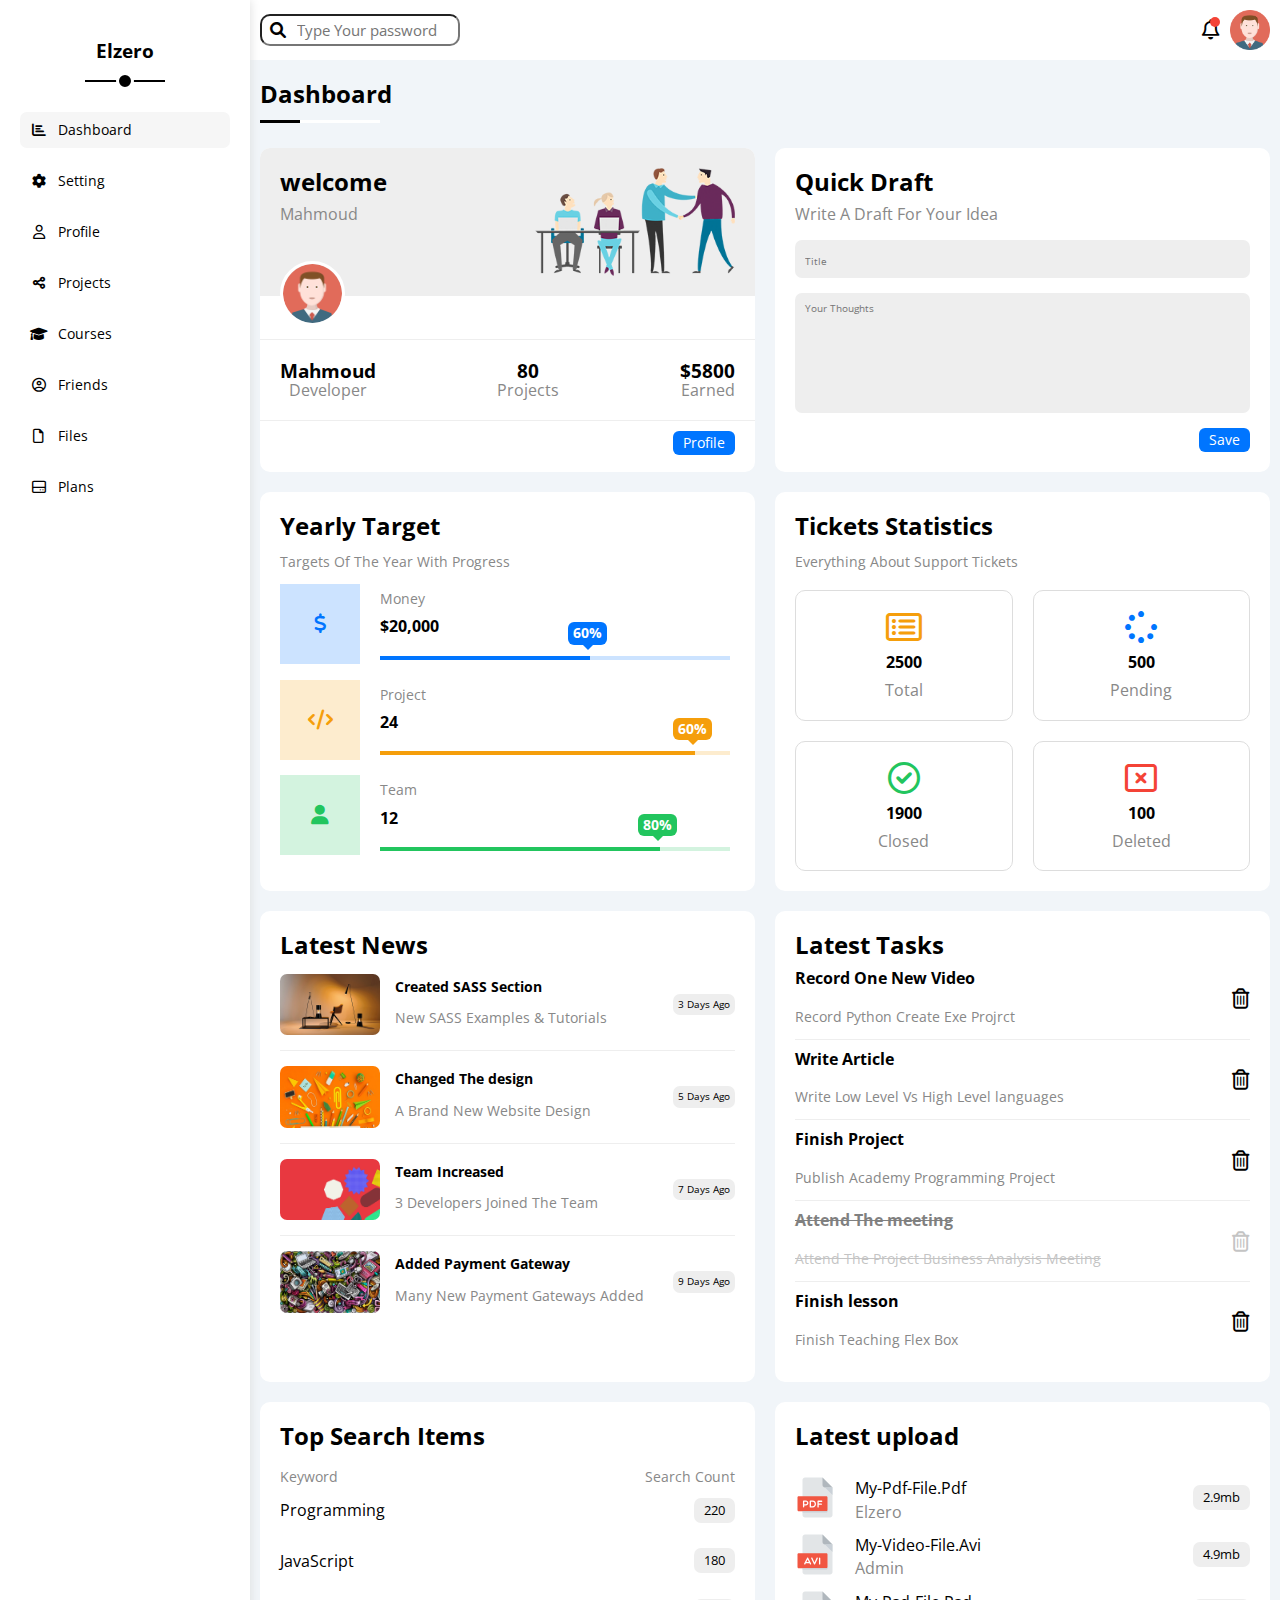
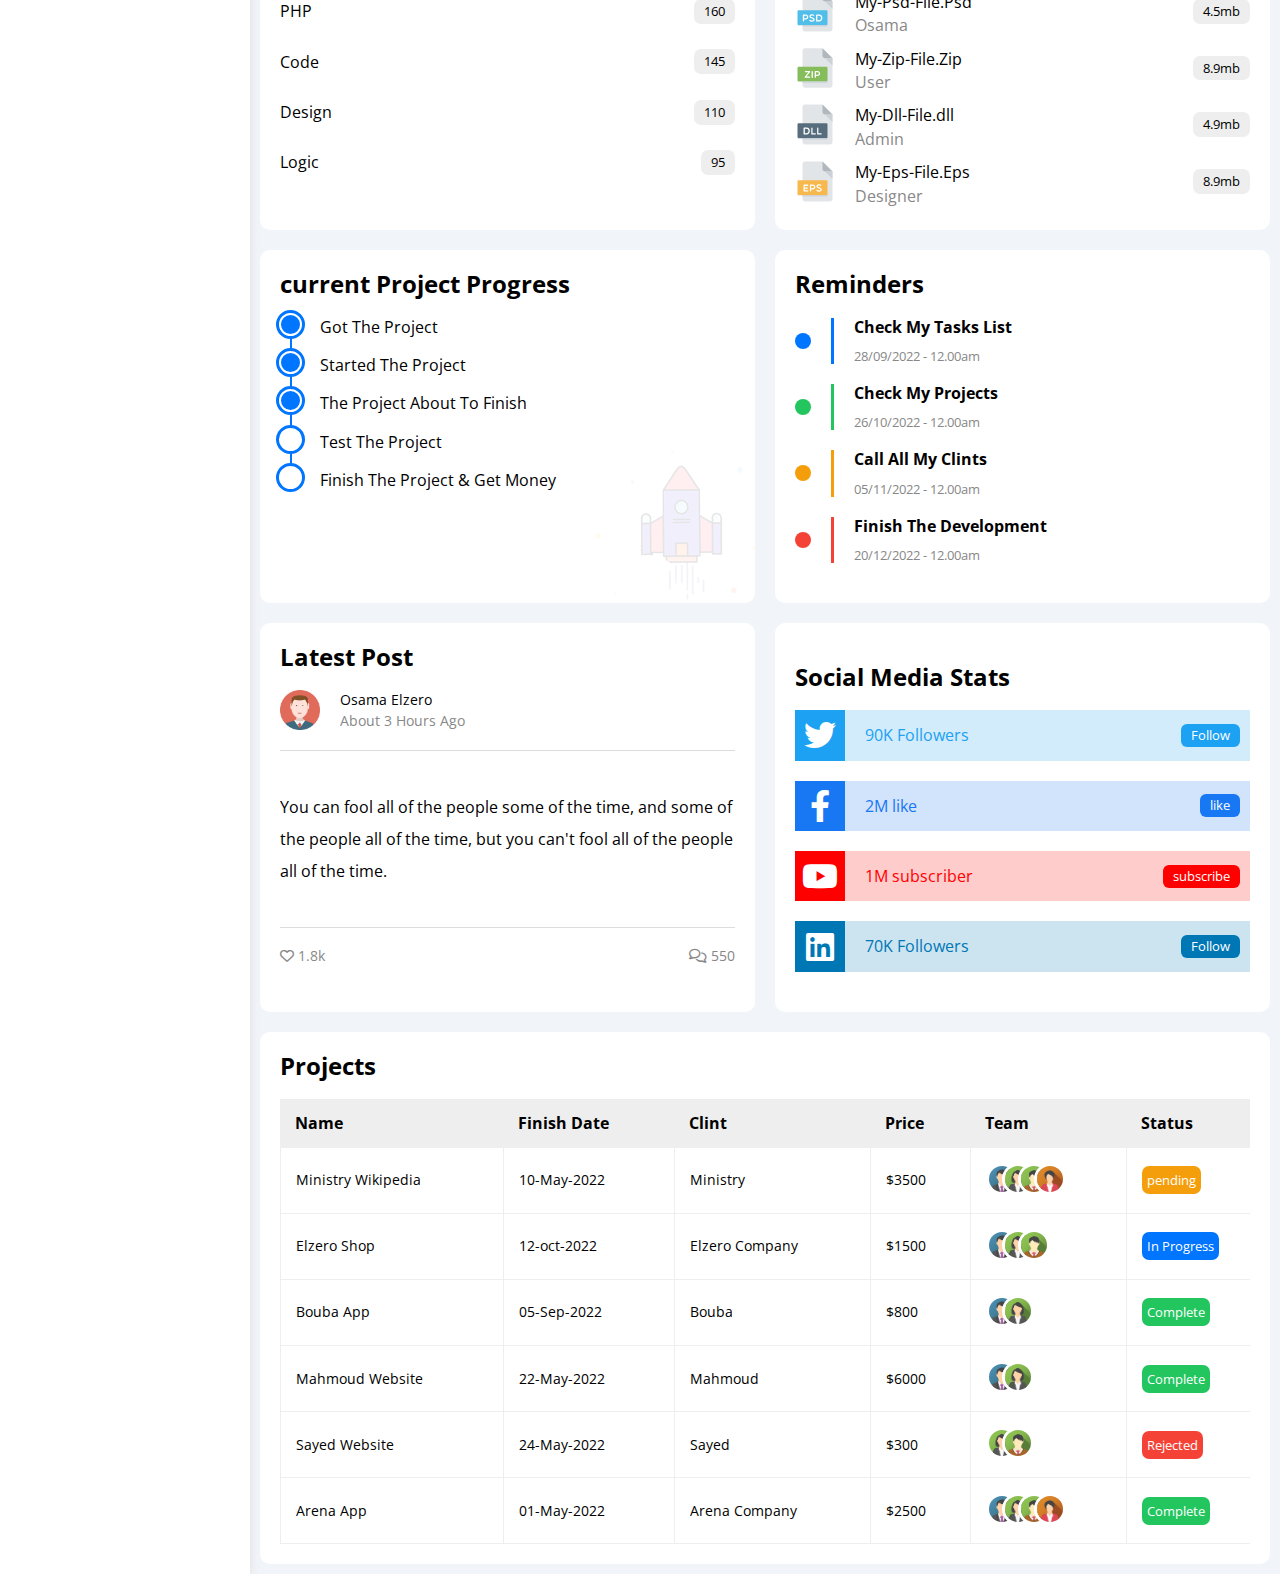
<file: index.html>
<!DOCTYPE html>
<html lang="en">
<head>
    <meta charset="UTF-8">
    <meta http-equiv="X-UA-Compatible" content="IE=edge">
    <meta name="viewport" content="width=device-width, initial-scale=1.0">
    <title>Dashboard</title>

    <!-- Normalize file -->
    <link rel="stylesheet" href="css/normalize.css">

    <!-- icon  -->
    <link rel="stylesheet" href="css/all.min.css">

    <!-- google fonts  -->
    <link rel="preconnect" href="https://fonts.googleapis.com">
    <link rel="preconnect" href="https://fonts.gstatic.com" crossorigin>
    <link href="https://fonts.googleapis.com/css2?family=Open+Sans:wght@300;400;500;600;700&display=swap" rel="stylesheet">
    
    <!-- framework file  -->
    <link rel="stylesheet" href="css/framework.css">

    <!-- css file  -->
    <link rel="stylesheet" href="css/Templete 4.css">

</head>
<body>
    <div class="page d-flex">
        <div class="sidebar txt-c bg-white box-shad p-rel p-20 ">
            <h3 class="p-rel">Elzero</h3>
            <ul>
                <li>
                    <a class="active mb-15 p-10  d-flex align-center c-black b-rad7 fs-14" href="index.html">
                        <i class="fa-solid fa-chart-bar fa-fw"></i>
                        <span class= "hide-mobile">Dashboard</span>
                    </a>
                </li>
                <li>
                    <a class=" d-flex mb-15 p-10 align-center c-black b-rad7 fs-14" href="Setting.html">
                        <i class="fa-solid fa-gear fa-fw"></i>
                        <span class= "hide-mobile">Setting</span>
                    </a>
                </li>
                <li>
                    <a class=" d-flex mb-15 p-10 align-center c-black b-rad7 fs-14" href="Profile.html">
                        <i class="fa-regular fa-user fa-fw"></i>
                        <span class= "hide-mobile">Profile</span>
                    </a>
                </li>
                <li>
                    <a class=" d-flex mb-15 p-10 align-center c-black b-rad7 fs-14" href="Projects.html">
                        <i class="fa-solid fa-share-nodes fa-fw"></i>
                        <span class= "hide-mobile">Projects</span>
                    </a>
                </li>
                <li>
                    <a class=" d-flex mb-15 p-10 align-center c-black b-rad7 fs-14" href="Courses.html">
                        <i class="fa-solid fa-graduation-cap fa-fw"></i>
                        <span class= "hide-mobile">Courses</span>
                    </a>
                </li>
                <li>
                    <a class=" d-flex mb-15 p-10 align-center c-black b-rad7 fs-14" href="Friends.html">
                        <i class="fa-regular fa-circle-user fa-fw"></i>
                        <span class= "hide-mobile">Friends</span>
                    </a>
                </li>
                <li>
                    <a class=" d-flex mb-15 p-10 align-center c-black b-rad7 fs-14" href="Files.html">
                        <i class="fa-regular fa-file fa-fw"></i>
                        <span class= "hide-mobile">Files</span>
                    </a>
                </li>
                <li>
                    <a class=" d-flex mb-15 p-10 align-center c-black b-rad7 fs-14" href="Plans.html">
                        <i class="fa-regular fa-hard-drive fa-fw"></i>
                        <span class= "hide-mobile">Plans</span>
                    </a>
                </li>
            </ul>
        </div>
        <div class="content w-full">
            <div class="header p-10 bg-white d-flex flex-com">
                <div class="search p-rel">
                    <i class="fa-solid fa-magnifying-glass"></i>
                    <input type="search" placeholder="Type Your password" class=" searching b-rad10 p-5">
                </div>
                <div class="icons d-flex align-center">
                    <span class="notification p-rel">
                        <i class="fa-regular fa-bell fa-lg"></i>
                    </span>
                    <img src="images/avatar.png" alt="the user picture">
                </div>
            </div>
            <div class="dashboard p-10">
                <h2 class="p-rel mt-10 h2-line">Dashboard</h2>
                <div class="wrapper d-grid gap-20">
                    <!------------- start welcome  -->
                    <div class="welcome p-rel  bg-white b-rad10 txt-c-mob block-mob">
                        <div class="intro p-20 d-flex just-space-b bg-eee">
                            <div>
                                <h2 class="m-0">welcome</h2>
                                <p class="c-gray">Mahmoud</p>
                            </div>
                            <img src="images/welcome.png" alt="there are people talk together" class="hide-mobile">
                        </div>
                            <img src="images/avatar.png" alt="personal picture" class=" border-3-w">
                        <div class="body bg-white">
                            <div class="info d-flex block-mob txt-c just-space-b p-20">
                                <div><h3 class="m-0">Mahmoud</h3><span class="c-gray">Developer</span></div>
                                <div><h3 class="m-0">80</h3><span class="c-gray">Projects</span></div>
                                <div><h3 class="m-0">$5800</h3><span class="c-gray">Earned</span></div>
                            </div>
                            <a href="profile.html" class="visit d-block w-fit fs-14 btn-shape c-white bg-blue">Profile</a>
                        </div>
                    </div>
                    <!-- -----------end welcome  -->
                    <!-- -----------start draft -->
                    <div class="draft p-20 bg-white b-rad10 txt-c-mob block-mob">
                        <h2 class="m-0">Quick Draft </h2>
                        <p class="c-gray">Write A Draft For Your Idea</p>
                        <div class="inputs ">
                            <input type="text" placeholder="Title" class=" title d-block bg-eee b-rad7 p-10">
                            <textarea class="thought d-block bg-eee b-rad7 p-10" placeholder="Your Thoughts" ></textarea>
                            <input type="submit" value="Save" class="save d-block w-fit fs-14 btn-shape c-white bg-blue">
                        </div>
                    </div>
                    <!-- ------------end draft -->
                    <!-- ------------start target -->
                    <div class="target p-20 bg-white b-rad10 txt-c-mob block-mob">
                        <h2 class="m-0 ">Yearly Target</h2>
                        <p class="fs-14 c-gray">Targets Of The Year With Progress</p>
                        <div class="target-row d-flex mb-15 blue">
                            <div class="icon center-flex ">
                                <i class="fa-solid fa-dollar-sign c-blue"></i>
                            </div>
                            <div class="details p-5">
                                <span class="fs-14 c-gray">Money</span>
                                <span class="bold-fw d-block mt-10 mb-10">$20,000</span>
                                <div class="prog  mt-20">
                                    <span style="width: 60%;" class="d-block p-rel bg-blue">
                                        <span class="fs-14 bold-fw bg-blue">60%</span>
                                    </span>
                                </div>
                            </div>
                        </div>
                        <div class="target-row d-flex mb-15 orange">
                            <div class="icon center-flex ">
                                <i class="fa-solid fa-code c-orange"></i>
                            </div>
                            <div class="details p-5">
                                <span class="fs-14 c-gray">Project</span>
                                <span class="bold-fw d-block mt-10 mb-10">24</span>
                                <div class="prog  mt-20">
                                    <span style="width: 90%;" class="d-block p-rel bg-orange orange">
                                        <span class="fs-14 bold-fw bg-orange">60%</span>
                                    </span>
                                </div>
                            </div>
                        </div>
                        <div class="target-row d-flex green">
                            <div class="icon center-flex">
                                <i class="fa-solid fa-user c-green"></i>
                            </div>
                            <div class="details p-5">
                                <span class="fs-14 c-gray">Team</span>
                                <span class="bold-fw d-block mt-10 mb-10">12</span>
                                <div class="prog  mt-20">
                                    <span style="width: 80%;" class="d-block p-rel bg-green">
                                        <span class="fs-14 bold-fw bg-green">80%</span>
                                    </span>
                                </div>
                            </div>
                        </div>
                    </div>
                    <!-- ------------end target -->
                    <!-- ------------start ticket -->
                    <div class="ticket p-20 bg-white b-rad10 txt-c-mob block-mob">
                        <h2 class="m-0">Tickets Statistics</h2>
                        <p class="c-gray fs-14">Everything About Support Tickets</p>
                        <div class="cards d-grid gap-20 mt-20">
                            <div class="txt-c b-rad10 border-ddd p-20">
                                <i class="fa-regular fa-rectangle-list fa-2x c-orange"></i>
                                <span class="d-block mb-10 mt-10 bold-fw">2500</span>
                                <span class="c-gray">Total</span>
                            </div>
                            <div class="txt-c b-rad10 border-ddd p-20">
                                <i class="fa-solid fa-spinner fa-2x c-blue"></i>
                                <span class="d-block mb-10 mt-10 bold-fw">500</span>
                                <span class="c-gray">Pending</span>
                            </div>
                            <div class="txt-c b-rad10 border-ddd p-20">
                                <i class="fa-regular fa-circle-check fa-2x c-green"></i>
                                <span class="d-block mb-10 mt-10 bold-fw">1900</span>
                                <span class="c-gray">Closed</span>
                            </div>
                            <div class="txt-c b-rad10 border-ddd p-20">
                                <i class="fa-regular fa-rectangle-xmark fa-2x c-red"></i>
                                <span class="d-block mb-10 mt-10 bold-fw">100</span>
                                <span class="c-gray">Deleted</span>
                            </div>
                        </div>
                    </div>
                    <!-- ------------end ticket -->
                    <!-- ------------start news -->
                    <div class="news p-20 bg-white b-rad10 txt-c-mob block-mob">
                        <h2 class="m-0">Latest News</h2>
                        <div class=" box d-flex flex-column">
                            <img src="images/news-01.png" alt="disktop" class="b-rad7 ">
                            <div class="text">
                                <span class="d-block fs-14 mb-15 mt-5  bold-fw">Created SASS Section</span>
                                <span class="d-block fs-14 c-gray">New SASS Examples & Tutorials</span>
                            </div>
                            <div class="fs-10 bg-eee w-fit lable p-5 b-rad7">3 Days Ago</div>
                        </div>
                        <div class=" box d-flex flex-column">
                            <img src="images/news-02.png" alt="disktop" class="b-rad7 ">
                            <div class="text">
                                <span class="d-block fs-14 mb-15 mt-5  bold-fw">Changed The design</span>
                                <span class="d-block fs-14 c-gray">A Brand New Website Design</span>
                            </div>
                            <div class="fs-10 bg-eee w-fit lable p-5 b-rad7">5 Days Ago</div>
                        </div>
                        <div class=" box d-flex flex-column">
                            <img src="images/news-03.png" alt="disktop" class="b-rad7 ">
                            <div class="text">
                                <span class="d-block fs-14 mb-15 mt-5  bold-fw">Team Increased</span>
                                <span class="d-block fs-14 c-gray">3 Developers Joined The Team</span>
                            </div>
                            <div class="fs-10 bg-eee w-fit lable p-5 b-rad7">7 Days Ago</div>
                        </div>
                        <div class=" box d-flex flex-column mt-15">
                            <img src="images/news-04.png" alt="disktop" class="b-rad7 ">
                            <div class="text">
                                <span class="d-block fs-14 mb-15 mt-5  bold-fw">Added Payment Gateway</span>
                                <span class="d-block fs-14 c-gray">Many New Payment Gateways Added </span>
                            </div>
                            <div class="fs-10 bg-eee w-fit lable p-5 b-rad7">9 Days Ago</div>
                        </div>
                    </div>
                    <!-- ------------end news -->
                    <!-- ------------start tasks -->
                    <div class="tasks p-20 bg-white b-rad10 block-mob">
                        <h2 class="m-0" >Latest Tasks</h2>
                        <div class="content mt-0">
                            <div class="box flex-com ">
                                <div class="text">
                                    <h4 class="mt-10">Record One New Video</h4>
                                    <p class="fs-14 c-gray mt-10">Record Python Create Exe Projrct</p>
                                </div>
                                <i class="fa-regular fa-trash-can fa-lg"></i>
                            </div>
                            <div class="box flex-com ">
                                <div class="text">
                                    <h4 class="mt-10">Write Article</h4>
                                    <p class="fs-14 c-gray mt-10">Write Low Level Vs High Level languages</p>
                                </div>
                                <i class="fa-regular fa-trash-can fa-lg"></i>
                            </div>
                            <div class="box flex-com ">
                                <div class="text">
                                    <h4 class="mt-10">Finish Project</h4>
                                    <p class="fs-14 c-gray mt-10">Publish Academy Programming Project</p>
                                </div>
                                <i class="fa-regular fa-trash-can fa-lg"></i>
                            </div>
                            <div class="box flex-com p-rel">
                                <div class="text">
                                    <h4 class="mt-10">Attend The meeting</h4>
                                    <p class="fs-14 c-gray mt-10">Attend The Project Business Analysis Meeting</p>
                                </div>
                                <i class="fa-regular fa-trash-can fa-lg c-gray"></i>
                            </div>
                            <div class="box flex-com ">
                                <div class="text">
                                    <h4 class="mt-10">Finish lesson</h4>
                                    <p class="fs-14 c-gray mt-10">Finish Teaching Flex Box</p>
                                </div>
                                <i class="fa-regular fa-trash-can fa-lg"></i>
                            </div>
                        </div>
                    </div>
                    <!-- ------------end tasks -->
                    <!-- ------------start search  -->
                    <div class="search p-20 bg-white b-rad10 txt-c-mob block-mob">
                        <h2 class="m-0">Top Search Items</h2>
                        <div class="head flex-com mt-20">
                            <div class="fs-14 c-gray">Keyword</div>
                            <div class="fs-14 c-gray">Search Count</div>
                        </div>
                        <div class="body flex-com">
                            <p>Programming</p>
                            <div class="bg-eee b-rad7 fs-13 w-fit ">220</div>
                        </div>
                        <div class="body flex-com">
                            <p>JavaScript</p>
                            <div class="bg-eee b-rad7 fs-13 w-fit ">180</div>
                        </div>
                        <div class="body flex-com">
                            <p>PHP</p>
                            <div class="bg-eee b-rad7 fs-13 w-fit ">160</div>
                        </div>
                        <div class="body flex-com">
                            <p>Code</p>
                            <div class="bg-eee b-rad7 fs-13 w-fit ">145</div>
                        </div>
                        <div class="body flex-com">
                            <p>Design</p>
                            <div class="bg-eee b-rad7 fs-13 w-fit ">110</div>
                        </div>
                        <div class="body flex-com">
                            <p>Logic</p>
                            <div class="bg-eee b-rad7 fs-13 w-fit ">95</div>
                        </div>
                    </div>
                    <!-- ------------end search  -->
                    <!-- ------------start upload  -->
                    <div class="upload p-20 bg-white b-rad10 block-mob">
                        <h2 class="m-0">Latest upload</h2>
                        <div class="content mt-20">
                            <div class="body d-flex ">
                                <img src="images/pdf.svg" alt="pdf picture">
                                <div class="text flex-com">
                                    <div class="words">
                                        <p class="mt-5 mb-5">My-Pdf-File.Pdf</p>
                                        <span class="d-block c-gray"> Elzero</span>
                                    </div>
                                    <div class="bg-eee b-rad7 fs-13 w-fit ">2.9mb</div>
                                </div>
                            </div>
                            <div class="body d-flex ">
                                <img src="images/avi.svg" alt="pdf picture">
                                <div class="text flex-com">
                                    <div class="words">
                                        <p class="mt-5 mb-5">My-Video-File.Avi</p>
                                        <span class="d-block c-gray"> Admin</span>
                                    </div>
                                    <div class="bg-eee b-rad7 fs-13 w-fit ">4.9mb</div>
                                </div>
                            </div>
                            <div class="body d-flex ">
                                <img src="images/psd.svg" alt="pdf picture">
                                <div class="text flex-com">
                                    <div class="words">
                                        <p class="mt-5 mb-5">My-Psd-File.Psd</p>
                                        <span class="d-block c-gray"> Osama</span>
                                    </div>
                                    <div class="bg-eee b-rad7 fs-13 w-fit ">4.5mb</div>
                                </div>
                            </div>
                            <div class="body d-flex ">
                                <img src="images/zip.svg" alt="pdf picture">
                                <div class="text flex-com">
                                    <div class="words">
                                        <p class="mt-5 mb-5">My-Zip-File.Zip</p>
                                        <span class="d-block c-gray"> User</span>
                                    </div>
                                    <div class="bg-eee b-rad7 fs-13 w-fit ">8.9mb</div>
                                </div>
                            </div>
                            <div class="body d-flex ">
                                <img src="images/dll.svg" alt="pdf picture">
                                <div class="text flex-com">
                                    <div class="words">
                                        <p class="mt-5 mb-5">My-Dll-File.dll</p>
                                        <span class="d-block c-gray"> Admin</span>
                                    </div>
                                    <div class="bg-eee b-rad7 fs-13 w-fit ">4.9mb</div>
                                </div>
                            </div>
                            <div class="body d-flex ">
                                <img src="images/eps.svg" alt="pdf picture">
                                <div class="text flex-com">
                                    <div class="words">
                                        <p class="mt-5 mb-5">My-Eps-File.Eps</p>
                                        <span class="d-block c-gray"> Designer</span>
                                    </div>
                                    <div class="bg-eee b-rad7 fs-13 w-fit ">8.9mb</div>
                                </div>
                            </div>
                        </div>
                    </div>
                    <!-- ------------end upload  -->
                    <!-- ------------start project  -->
                    <div class="current p-20 bg-white b-rad10 txt-c-mob block-mob p-rel">
                        <h2 class="m-0">current Project Progress</h2>
                        <div class="content mt-20">
                            <ul class=" p-rel list">
                                <li class="d-block p-rel mt-20 done">Got The Project</li>
                                <li class="d-block p-rel mt-20 done">Started The Project</li>
                                <li class="d-block p-rel mt-20 done">The Project About To Finish</li>
                                <li class="d-block p-rel mt-20 not">Test The Project</li>
                                <li class="d-block p-rel mt-20 ">Finish The Project & Get Money</li>
                            </ul>
                        </div>
                        <img src="images/project.png" alt="plane" class="hide-mobile">
                    </div>
                    <!-- ------------end project  -->
                    <!-- ------------start reminders  -->
                    <div class="reminder p-20 bg-white b-rad10 txt-c-mob block-mob">
                        <h2 class="m-0">Reminders</h2>
                        <div class="box d-flex mt-20 mb-20">
                            <div class="spot center-flex">
                                <div class="bg-blue "></div>
                            </div>
                            <div class="words blue">
                                <h4 class="mb-10 mt-0">Check My Tasks List</h4>
                                <p class="c-gray fs-13 mb-0">28/09/2022 - 12.00am</p>
                            </div>
                        </div>
                        <div class="box d-flex mt-20 mb-20">
                            <div class="spot center-flex">
                                <div class="bg-green "></div>
                            </div>
                            <div class="words green">
                                <h4 class="mb-10 mt-0">Check My Projects</h4>
                                <p class="c-gray fs-13 mb-0">26/10/2022 - 12.00am</p>
                            </div>
                        </div>
                        <div class="box d-flex mt-20 mb-20">
                            <div class="spot center-flex">
                                <div class=" bg-orange"></div>
                            </div>
                            <div class="words orange">
                                <h4 class="mb-10 mt-0">Call All My Clints</h4>
                                <p class="c-gray fs-13 mb-0">05/11/2022 - 12.00am</p>
                            </div>
                        </div>
                        <div class="box d-flex mt-20 mb-20">
                            <div class="spot center-flex">
                                <div class="bg-red "></div>
                            </div>
                            <div class="words red">
                                <h4 class="mb-10 mt-0">Finish The Development</h4>
                                <p class="c-gray fs-13 mb-0">20/12/2022 - 12.00am</p>
                            </div>
                        </div>
                    </div>
                    <!-- ------------end reminders  -->
                    <!-- ------------start post  -->
                    <div class="post p-20 bg-white b-rad10 txt-c-mob block-mob">
                        <h2 class="m-0">Latest Post</h2>
                        <div class="person d-flex align-center mt-20">
                            <img src="images/avatar.png" alt="avatar">
                            <div class="info fs-14 ">
                                <span class="d-block">Osama Elzero</span>
                                <span class="d-block c-gray mt-5">About 3 Hours Ago</span>
                            </div>
                        </div>
                        <div class="para">
                            You can fool all of the people some of the time, and some of the people all of the time, but you can't fool all of the people all of the time.
                        </div>
                        <div class="icon flex-com">
                            <div class="love c-gray fs-14">
                                <i class="fa-regular fa-heart"></i>
                                1.8k
                            </div>
                            <div class="comment c-gray fs-14">
                                <i class="fa-regular fa-comments"></i>
                                550
                            </div>
                        </div>
                    </div>
                    <!-- ------------end post  -->
                    <!-- ------------start media  -->
                    <div class="media p-20 bg-white b-rad10 block-mob">
                        <h2>Social Media Stats</h2>
                        <div class="box twitter flex-com p-rel">
                            <i class="fa-brands fa-twitter fa-2x c-white center-flex "></i>
                            <p class="">90K Followers</p>
                            <a href="#" class="fs-13 btn-shape c-white ">Follow</a>
                        </div>
                        <div class="box facebook flex-com p-rel">
                            <i class="fa-brands fa-facebook-f fa-2x c-white center-flex "></i>
                            <p class="">2M like</p>
                            <a href="#" class="fs-13 btn-shape c-white ">like</a>
                        </div>
                        <div class="box youtube flex-com p-rel">
                            <i class="fa-brands fa-youtube fa-2x c-white center-flex "></i>
                            <p class="">1M subscriber</p>
                            <a href="#" class="fs-13 btn-shape c-white ">subscribe</a>
                        </div>
                        <div class="box linkedin flex-com p-rel">
                            <i class="fa-brands fa-linkedin fa-2x c-white center-flex "></i>
                            <p class="">70K Followers</p>
                            <a href="#" class="fs-13 btn-shape c-white ">Follow</a>
                        </div>
                    </div>
                    <!-- ------------end media  -->
                </div>
                <div class="projects p-20 bg-white b-rad10 txt-c-mob  mt-20">
                    <h2 class="m-0">Projects</h2>
                    <div class="box-table d-flex">
                        <table class="mt-20 fs-14 w-full">
                            <thead class="p-20 bg-eee">
                                <tr>
                                    <td>Name</td>
                                    <td>Finish Date</td>
                                    <td>Clint</td>
                                    <td>Price</td>
                                    <td>Team</td>
                                    <td>Status</td>
                                </tr>
                            </thead>
                            <tbody>
                                <tr> 
                                    <td>Ministry Wikipedia</td>
                                    <td>10-May-2022</td>
                                    <td>Ministry</td>
                                    <td>$3500</td>
                                    <td>
                                        <img src="images/team-01.png" alt="team image" class="">
                                        <img src="images/team-02.png" alt="team image" class="">
                                        <img src="images/team-03.png" alt="team image" class="">
                                        <img src="images/team-04.png" alt="team image" class="">
                                    </td>
                                    <td><span class="fs-13  p-5  b-rad7 c-white bg-orange">pending</span></td>
                                </tr>
                                <tr> 
                                    <td>Elzero Shop</td>
                                    <td>12-oct-2022</td>
                                    <td>Elzero Company</td>
                                    <td>$1500</td>
                                    <td>
                                        <img src="images/team-01.png" alt="team image" class="">
                                        <img src="images/team-02.png" alt="team image" class="">
                                        <img src="images/team-03.png" alt="team image" class="">
                                    </td>
                                    <td><span class="fs-13  p-5  b-rad7 c-white bg-blue">In Progress</span></td>
                                </tr>
                                <tr> 
                                    <td>Bouba App</td>
                                    <td>05-Sep-2022</td>
                                    <td>Bouba</td>
                                    <td>$800</td>
                                    <td>
                                        <img src="images/team-01.png" alt="team image" class="">
                                        <img src="images/team-02.png" alt="team image" class="">
                                    </td>
                                    <td><span class="fs-13  p-5  b-rad7 c-white bg-green">Complete</span></td>
                                </tr>
                                <tr> 
                                    <td>Mahmoud Website</td>
                                    <td>22-May-2022</td>
                                    <td>Mahmoud</td>
                                    <td>$6000</td>
                                    <td>
                                        <img src="images/team-01.png" alt="team image" class="">
                                        <img src="images/team-02.png" alt="team image" class="">
                                    </td>
                                    <td><span class="fs-13  p-5  b-rad7 c-white bg-green">Complete</span></td>
                                </tr>
                                <tr> 
                                    <td>Sayed Website</td>
                                    <td>24-May-2022</td>
                                    <td>Sayed</td>
                                    <td>$300</td>
                                    <td>
                                        <img src="images/team-02.png" alt="team image" class="">
                                        <img src="images/team-03.png" alt="team image" class="">
                                    </td>
                                    <td><span class="fs-13  p-5  b-rad7 c-white bg-red">Rejected</span></td>
                                </tr>
                                <tr> 
                                    <td>Arena App</td>
                                    <td>01-May-2022</td>
                                    <td>Arena Company</td>
                                    <td>$2500</td>
                                    <td>
                                        <img src="images/team-01.png" alt="team image" class="">
                                        <img src="images/team-02.png" alt="team image" class="">
                                        <img src="images/team-03.png" alt="team image" class="">
                                        <img src="images/team-04.png" alt="team image" class="">
                                    </td>
                                    <td><span class="fs-13  p-5  b-rad7 c-white bg-green">Complete</span></td>
                                </tr>
                            </tbody>
                        </table>
                    </div>
                </div>
            </div>
        </div>
    </div>
</body>
</html>
</file>
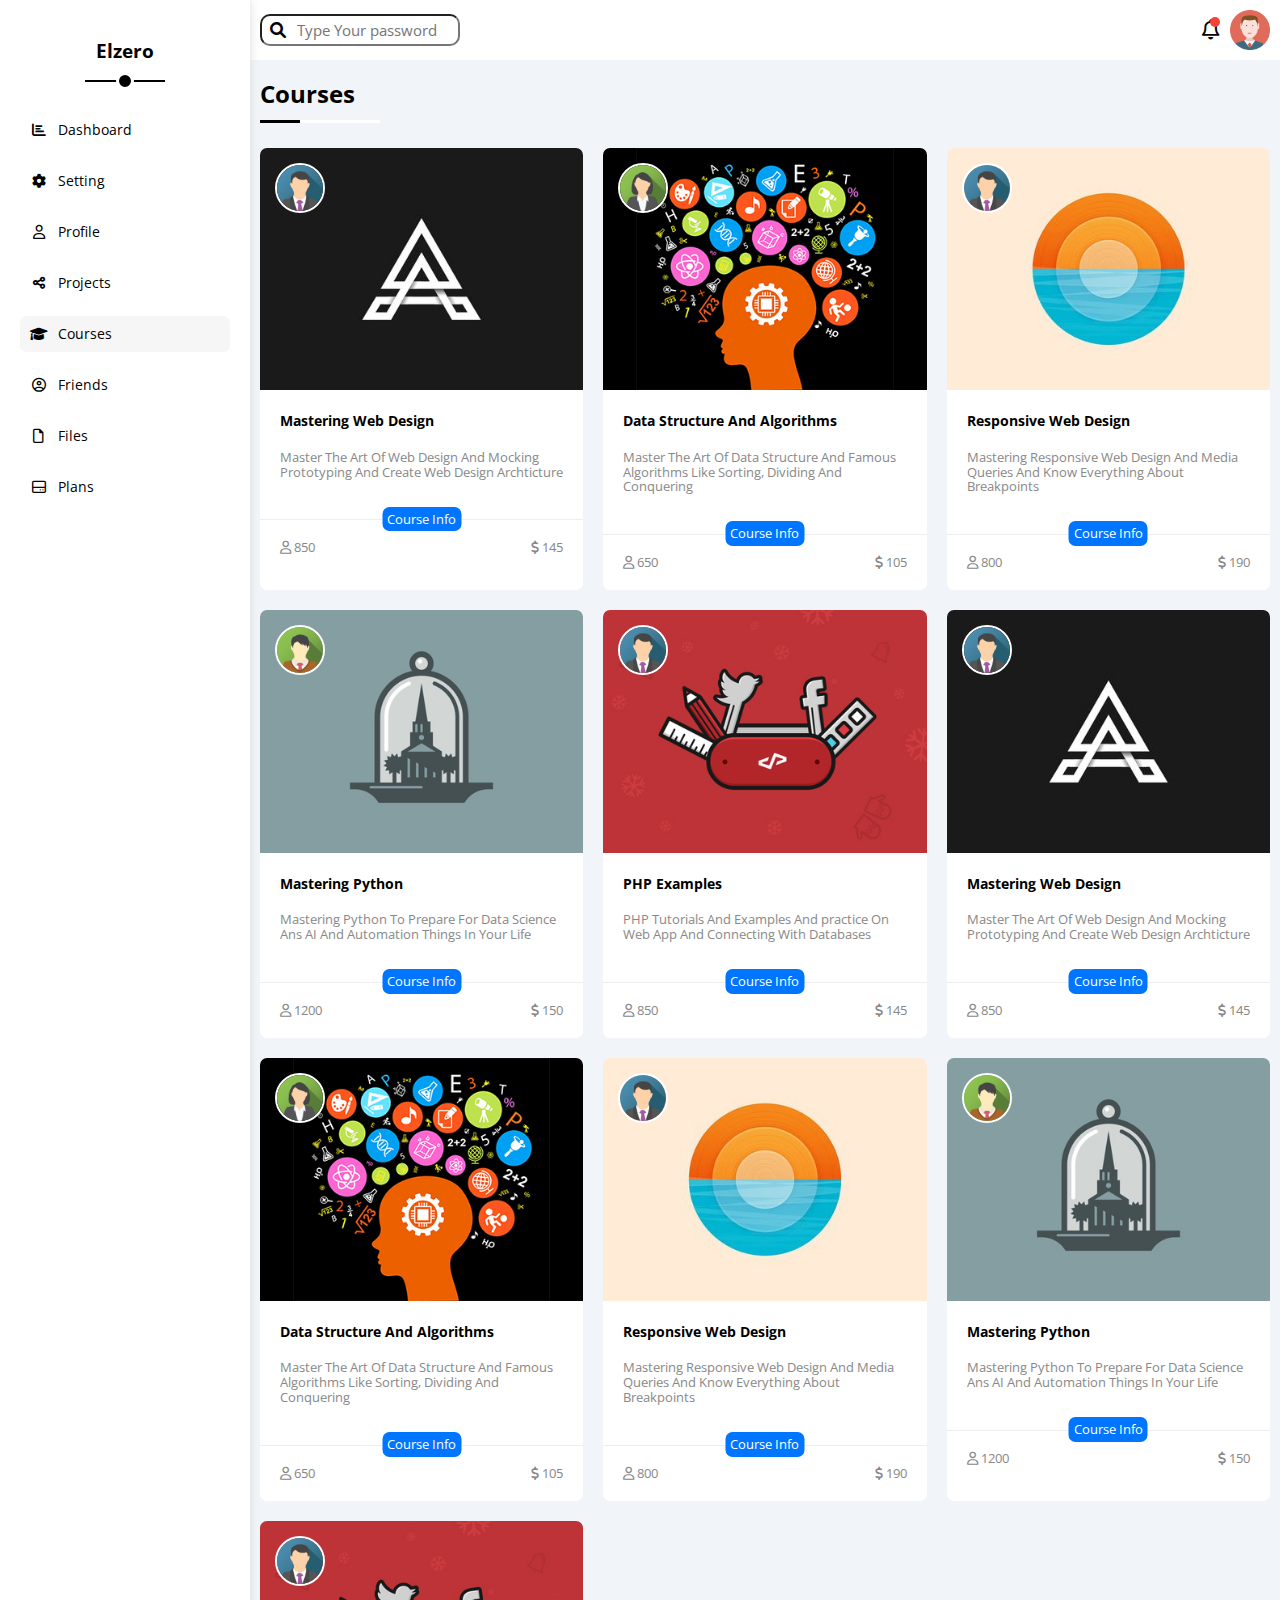
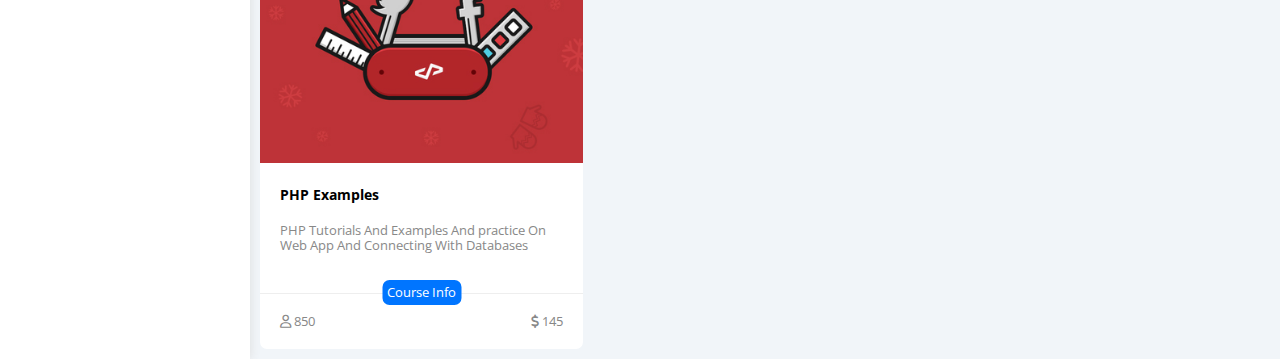
<file: Courses.html>
<!DOCTYPE html>
<html lang="en">
<head>
    <meta charset="UTF-8">
    <meta http-equiv="X-UA-Compatible" content="IE=edge">
    <meta name="viewport" content="width=device-width, initial-scale=1.0">
    <title>Dashboard</title>

    <!-- Normalize file -->
    <link rel="stylesheet" href="css/normalize.css">

    <!-- icon  -->
    <link rel="stylesheet" href="css/all.min.css">

    <!-- google fonts  -->
    <link rel="preconnect" href="https://fonts.googleapis.com">
    <link rel="preconnect" href="https://fonts.gstatic.com" crossorigin>
    <link href="https://fonts.googleapis.com/css2?family=Open+Sans:wght@300;400;500;600;700&display=swap" rel="stylesheet">
    
    <!-- framework file  -->
    <link rel="stylesheet" href="css/framework.css">

    <!-- css file  -->
    <link rel="stylesheet" href="css/Templete 4.css">

</head>
<body>
    <div class="page d-flex">
        <div class="sidebar txt-c bg-white box-shad p-rel p-20 ">
            <h3 class="p-rel">Elzero</h3>
            <ul>
                <li>
                    <a class="mb-15 p-10  d-flex align-center c-black b-rad7 fs-14" href="index.html">
                        <i class="fa-solid fa-chart-bar fa-fw"></i>
                        <span class= "hide-mobile">Dashboard</span>
                    </a>
                </li>
                <li>
                    <a class=" d-flex mb-15 p-10 align-center c-black b-rad7 fs-14" href="Setting.html">
                        <i class="fa-solid fa-gear fa-fw"></i>
                        <span class= "hide-mobile">Setting</span>
                    </a>
                </li>
                <li>
                    <a class=" d-flex mb-15 p-10 align-center c-black b-rad7 fs-14" href="Profile.html">
                        <i class="fa-regular fa-user fa-fw"></i>
                        <span class= "hide-mobile">Profile</span>
                    </a>
                </li>
                <li>
                    <a class=" d-flex mb-15 p-10 align-center c-black b-rad7 fs-14" href="Projects.html">
                        <i class="fa-solid fa-share-nodes fa-fw"></i>
                        <span class= "hide-mobile">Projects</span>
                    </a>
                </li>
                <li>
                    <a class="active d-flex mb-15 p-10 align-center c-black b-rad7 fs-14" href="Courses.html">
                        <i class="fa-solid fa-graduation-cap fa-fw"></i>
                        <span class= "hide-mobile">Courses</span>
                    </a>
                </li>
                <li>
                    <a class=" d-flex mb-15 p-10 align-center c-black b-rad7 fs-14" href="Friends.html">
                        <i class="fa-regular fa-circle-user fa-fw"></i>
                        <span class= "hide-mobile">Friends</span>
                    </a>
                </li>
                <li>
                    <a class=" d-flex mb-15 p-10 align-center c-black b-rad7 fs-14" href="Files.html">
                        <i class="fa-regular fa-file fa-fw"></i>
                        <span class= "hide-mobile">Files</span>
                    </a>
                </li>
                <li>
                    <a class=" d-flex mb-15 p-10 align-center c-black b-rad7 fs-14" href="Plans.html">
                        <i class="fa-regular fa-hard-drive fa-fw"></i>
                        <span class= "hide-mobile">Plans</span>
                    </a>
                </li>
            </ul>
        </div>
        <div class="content w-full">
            <div class="header p-10 bg-white d-flex flex-com">
                <div class="search p-rel">
                    <i class="fa-solid fa-magnifying-glass"></i>
                    <input type="search" placeholder="Type Your password" class=" searching b-rad10 p-5">
                </div>
                <div class="icons d-flex align-center">
                    <span class="notification p-rel">
                        <i class="fa-regular fa-bell fa-lg"></i>
                    </span>
                    <img src="images/avatar.png" alt="the user picture">
                </div>
            </div>
            <div class="courses p-10">
                <h2 class="p-rel mt-10 h2-line">Courses</h2>
                <div class="wrapper d-grid gap-20">
                    <div class="box over-f bg-white b-rad7 txt-c-mob block-mob p-rel">
                        <div class="images p-rel">
                            <img src="images/team-01.png" alt="team image">
                            <img src="images/course-01.jpg" alt="design image">
                        </div>
                        <div class="text p-20 p-rel">
                            <h4 class="m-0 fs-14">Mastering Web Design</h4>
                            <p class="fs-13 c-gray mb-20 mt-20">Master The Art Of Web Design And Mocking Prototyping And Create Web Design Archticture</p>
                            <div class="info p-5 b-rad7 c-white bg-blue fs-12 m-auto w-fit">Course Info</div>
                        </div>
                        <div class="numbers p-20 c-gray fs-12 flex-com">
                            <div class="first">
                                <i class="fa-regular fa-user"></i>
                                850
                            </div>
                            <div class="second">
                                <i class="fa-solid fa-dollar-sign"></i>
                                145
                            </div>
                        </div>
                    </div>
                    <div class="box over-f bg-white b-rad7 txt-c-mob block-mob p-rel">
                        <div class="images p-rel">
                            <img src="images/team-02.png" alt="team image">
                            <img src="images/course-02.jpg" alt="design image">
                        </div>
                        <div class="text p-20 p-rel">
                            <h4 class="m-0 fs-14">Data Structure And Algorithms</h4>
                            <p class="fs-13 c-gray mb-20 mt-20">Master The Art Of Data Structure And Famous Algorithms Like Sorting, Dividing And Conquering</p>
                            <div class="info p-5 b-rad7 c-white bg-blue fs-12 m-auto w-fit">Course Info</div>
                        </div>
                        <div class="numbers p-20 c-gray fs-12 flex-com">
                            <div class="first">
                                <i class="fa-regular fa-user"></i>
                                650
                            </div>
                            <div class="second">
                                <i class="fa-solid fa-dollar-sign"></i>
                                105
                            </div>
                        </div>
                    </div>
                    <div class="box over-f bg-white b-rad7 txt-c-mob block-mob p-rel">
                        <div class="images p-rel">
                            <img src="images/team-01.png" alt="team image">
                            <img src="images/course-03.jpg" alt="design image">
                        </div>
                        <div class="text p-20 p-rel">
                            <h4 class="m-0 fs-14">Responsive Web Design</h4>
                            <p class="fs-13 c-gray mb-20 mt-20">Mastering Responsive Web Design And Media Queries And Know Everything About Breakpoints</p>
                            <div class="info p-5 b-rad7 c-white bg-blue fs-12 m-auto w-fit">Course Info</div>
                        </div>
                        <div class="numbers p-20 c-gray fs-12 flex-com">
                            <div class="first">
                                <i class="fa-regular fa-user"></i>
                                800
                            </div>
                            <div class="second">
                                <i class="fa-solid fa-dollar-sign"></i>
                                190
                            </div>
                        </div>
                    </div>
                    <div class="box over-f bg-white b-rad7 txt-c-mob block-mob p-rel">
                        <div class="images p-rel">
                            <img src="images/team-03.png" alt="team image">
                            <img src="images/course-04.jpg" alt="design image">
                        </div>
                        <div class="text p-20 p-rel">
                            <h4 class="m-0 fs-14">Mastering Python</h4>
                            <p class="fs-13 c-gray mb-20 mt-20">Mastering Python To Prepare For Data Science Ans AI And Automation Things In Your Life</p>
                            <div class="info p-5 b-rad7 c-white bg-blue fs-12 m-auto w-fit">Course Info</div>
                        </div>
                        <div class="numbers p-20 c-gray fs-12 flex-com">
                            <div class="first">
                                <i class="fa-regular fa-user"></i>
                                1200
                            </div>
                            <div class="second">
                                <i class="fa-solid fa-dollar-sign"></i>
                                150
                            </div>
                        </div>
                    </div>
                    <div class="box over-f bg-white b-rad7 txt-c-mob block-mob p-rel">
                        <div class="images p-rel">
                            <img src="images/team-01.png" alt="team image">
                            <img src="images/course-05.jpg" alt="design image">
                        </div>
                        <div class="text p-20 p-rel">
                            <h4 class="m-0 fs-14">PHP Examples</h4>
                            <p class="fs-13 c-gray mb-20 mt-20">PHP Tutorials And Examples And practice On Web App And Connecting With Databases</p>
                            <div class="info p-5 b-rad7 c-white bg-blue fs-12 m-auto w-fit">Course Info</div>
                        </div>
                        <div class="numbers p-20 c-gray fs-12 flex-com">
                            <div class="first">
                                <i class="fa-regular fa-user"></i>
                                850
                            </div>
                            <div class="second">
                                <i class="fa-solid fa-dollar-sign"></i>
                                145
                            </div>
                        </div>
                    </div>
                    <div class="box over-f bg-white b-rad7 txt-c-mob block-mob p-rel">
                        <div class="images p-rel">
                            <img src="images/team-01.png" alt="team image">
                            <img src="images/course-01.jpg" alt="design image">
                        </div>
                        <div class="text p-20 p-rel">
                            <h4 class="m-0 fs-14">Mastering Web Design</h4>
                            <p class="fs-13 c-gray mb-20 mt-20">Master The Art Of Web Design And Mocking Prototyping And Create Web Design Archticture</p>
                            <div class="info p-5 b-rad7 c-white bg-blue fs-12 m-auto w-fit">Course Info</div>
                        </div>
                        <div class="numbers p-20 c-gray fs-12 flex-com">
                            <div class="first">
                                <i class="fa-regular fa-user"></i>
                                850
                            </div>
                            <div class="second">
                                <i class="fa-solid fa-dollar-sign"></i>
                                145
                            </div>
                        </div>
                    </div>
                    <div class="box over-f bg-white b-rad7 txt-c-mob block-mob p-rel">
                        <div class="images p-rel">
                            <img src="images/team-02.png" alt="team image">
                            <img src="images/course-02.jpg" alt="design image">
                        </div>
                        <div class="text p-20 p-rel">
                            <h4 class="m-0 fs-14">Data Structure And Algorithms</h4>
                            <p class="fs-13 c-gray mb-20 mt-20">Master The Art Of Data Structure And Famous Algorithms Like Sorting, Dividing And Conquering</p>
                            <div class="info p-5 b-rad7 c-white bg-blue fs-12 m-auto w-fit">Course Info</div>
                        </div>
                        <div class="numbers p-20 c-gray fs-12 flex-com">
                            <div class="first">
                                <i class="fa-regular fa-user"></i>
                                650
                            </div>
                            <div class="second">
                                <i class="fa-solid fa-dollar-sign"></i>
                                105
                            </div>
                        </div>
                    </div>
                    <div class="box over-f bg-white b-rad7 txt-c-mob block-mob p-rel">
                        <div class="images p-rel">
                            <img src="images/team-01.png" alt="team image">
                            <img src="images/course-03.jpg" alt="design image">
                        </div>
                        <div class="text p-20 p-rel">
                            <h4 class="m-0 fs-14">Responsive Web Design</h4>
                            <p class="fs-13 c-gray mb-20 mt-20">Mastering Responsive Web Design And Media Queries And Know Everything About Breakpoints</p>
                            <div class="info p-5 b-rad7 c-white bg-blue fs-12 m-auto w-fit">Course Info</div>
                        </div>
                        <div class="numbers p-20 c-gray fs-12 flex-com">
                            <div class="first">
                                <i class="fa-regular fa-user"></i>
                                800
                            </div>
                            <div class="second">
                                <i class="fa-solid fa-dollar-sign"></i>
                                190
                            </div>
                        </div>
                    </div>
                    <div class="box over-f bg-white b-rad7 txt-c-mob block-mob p-rel">
                        <div class="images p-rel">
                            <img src="images/team-03.png" alt="team image">
                            <img src="images/course-04.jpg" alt="design image">
                        </div>
                        <div class="text p-20 p-rel">
                            <h4 class="m-0 fs-14">Mastering Python</h4>
                            <p class="fs-13 c-gray mb-20 mt-20">Mastering Python To Prepare For Data Science Ans AI And Automation Things In Your Life</p>
                            <div class="info p-5 b-rad7 c-white bg-blue fs-12 m-auto w-fit">Course Info</div>
                        </div>
                        <div class="numbers p-20 c-gray fs-12 flex-com">
                            <div class="first">
                                <i class="fa-regular fa-user"></i>
                                1200
                            </div>
                            <div class="second">
                                <i class="fa-solid fa-dollar-sign"></i>
                                150
                            </div>
                        </div>
                    </div>
                    <div class="box over-f bg-white b-rad7 txt-c-mob block-mob p-rel">
                        <div class="images p-rel">
                            <img src="images/team-01.png" alt="team image">
                            <img src="images/course-05.jpg" alt="design image">
                        </div>
                        <div class="text p-20 p-rel">
                            <h4 class="m-0 fs-14">PHP Examples</h4>
                            <p class="fs-13 c-gray mb-20 mt-20">PHP Tutorials And Examples And practice On Web App And Connecting With Databases</p>
                            <div class="info p-5 b-rad7 c-white bg-blue fs-12 m-auto w-fit">Course Info</div>
                        </div>
                        <div class="numbers p-20 c-gray fs-12 flex-com">
                            <div class="first">
                                <i class="fa-regular fa-user"></i>
                                850
                            </div>
                            <div class="second">
                                <i class="fa-solid fa-dollar-sign"></i>
                                145
                            </div>
                        </div>
                    </div>
                </div>
            </div>
        </div>
    </div>
</body>
</html>
</file>
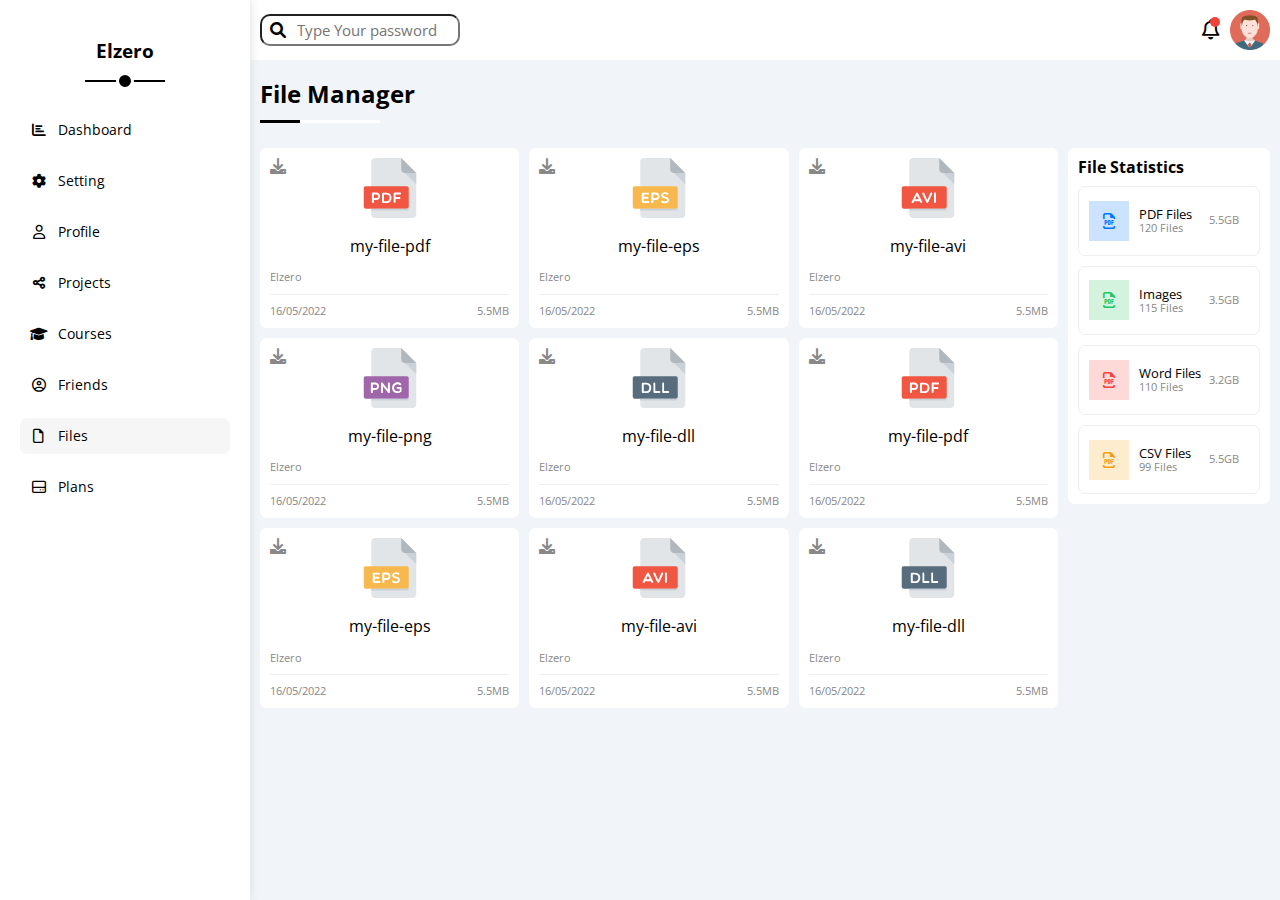
<file: Files.html>
<!DOCTYPE html>
<html lang="en">
<head>
    <meta charset="UTF-8">
    <meta http-equiv="X-UA-Compatible" content="IE=edge">
    <meta name="viewport" content="width=device-width, initial-scale=1.0">
    <title>Dashboard</title>

    <!-- Normalize file -->
    <link rel="stylesheet" href="css/normalize.css">

    <!-- icon  -->
    <link rel="stylesheet" href="css/all.min.css">

    <!-- google fonts  -->
    <link rel="preconnect" href="https://fonts.googleapis.com">
    <link rel="preconnect" href="https://fonts.gstatic.com" crossorigin>
    <link href="https://fonts.googleapis.com/css2?family=Open+Sans:wght@300;400;500;600;700&display=swap" rel="stylesheet">
    
    <!-- framework file  -->
    <link rel="stylesheet" href="css/framework.css">

    <!-- css file  -->
    <link rel="stylesheet" href="css/Templete 4.css">

</head>
<body>
    <div class="page d-flex">
        <div class="sidebar txt-c bg-white box-shad p-rel p-20 ">
            <h3 class="p-rel">Elzero</h3>
            <ul>
                <li>
                    <a class="mb-15 p-10  d-flex align-center c-black b-rad7 fs-14" href="index.html">
                        <i class="fa-solid fa-chart-bar fa-fw"></i>
                        <span class= "hide-mobile">Dashboard</span>
                    </a>
                </li>
                <li>
                    <a class=" d-flex mb-15 p-10 align-center c-black b-rad7 fs-14" href="Setting.html">
                        <i class="fa-solid fa-gear fa-fw"></i>
                        <span class= "hide-mobile">Setting</span>
                    </a>
                </li>
                <li>
                    <a class=" d-flex mb-15 p-10 align-center c-black b-rad7 fs-14" href="Profile.html">
                        <i class="fa-regular fa-user fa-fw"></i>
                        <span class= "hide-mobile">Profile</span>
                    </a>
                </li>
                <li>
                    <a class=" d-flex mb-15 p-10 align-center c-black b-rad7 fs-14" href="Projects.html">
                        <i class="fa-solid fa-share-nodes fa-fw"></i>
                        <span class= "hide-mobile">Projects</span>
                    </a>
                </li>
                <li>
                    <a class=" d-flex mb-15 p-10 align-center c-black b-rad7 fs-14" href="Courses.html">
                        <i class="fa-solid fa-graduation-cap fa-fw"></i>
                        <span class= "hide-mobile">Courses</span>
                    </a>
                </li>
                <li>
                    <a class=" d-flex mb-15 p-10 align-center c-black b-rad7 fs-14" href="Friends.html">
                        <i class="fa-regular fa-circle-user fa-fw"></i>
                        <span class= "hide-mobile">Friends</span>
                    </a>
                </li>
                <li>
                    <a class="active d-flex mb-15 p-10 align-center c-black b-rad7 fs-14" href="Files.html">
                        <i class="fa-regular fa-file fa-fw"></i>
                        <span class= "hide-mobile">Files</span>
                    </a>
                </li>
                <li>
                    <a class=" d-flex mb-15 p-10 align-center c-black b-rad7 fs-14" href="Plans.html">
                        <i class="fa-regular fa-hard-drive fa-fw"></i>
                        <span class= "hide-mobile">Plans</span>
                    </a>
                </li>
            </ul>
        </div>
        <div class="content w-full">
            <div class="header p-10 bg-white d-flex flex-com">
                <div class="search p-rel">
                    <i class="fa-solid fa-magnifying-glass"></i>
                    <input type="search" placeholder="Type Your password" class=" searching b-rad10 p-5">
                </div>
                <div class="icons d-flex align-center">
                    <span class="notification p-rel">
                        <i class="fa-regular fa-bell fa-lg"></i>
                    </span>
                    <img src="images/avatar.png" alt="the user picture">
                </div>
            </div>
            <div class="file p-10">
                <h2 class="p-rel mt-10 h2-line">File Manager</h2>
                <div class="container d-flex flex-column-r gap-10">
                    <div class="wrapper d-grid gap-10">
                        <div class="file-box p-10 bg-white b-rad7 txt-c-mob block-mob p-rel">
                            <div class="type p-rel txt-c">
                                <img src="images/pdf.svg" alt="pdf">
                                <p>my-file-pdf</p>
                                <i class="fa-solid fa-download"></i>
                            </div>
                            <span class="c-gray fs-11 d-block mb-10">Elzero</span>
                            <div class="date flex-com">
                                <span class="d-block c-gray fs-11">16/05/2022</span>
                                <span class="d-block c-gray fs-11">5.5MB</span>
                            </div>
                        </div>
                        <div class="file-box p-10 bg-white b-rad7 txt-c-mob block-mob p-rel">
                            <div class="type p-rel txt-c">
                                <img src="images/eps.svg" alt="pdf">
                                <p>my-file-eps</p>
                                <i class="fa-solid fa-download"></i>
                            </div>
                            <span class="c-gray fs-11 d-block mb-10">Elzero</span>
                            <div class="date flex-com">
                                <span class="d-block c-gray fs-11">16/05/2022</span>
                                <span class="d-block c-gray fs-11">5.5MB</span>
                            </div>
                        </div>
                        <div class="file-box p-10 bg-white b-rad7 txt-c-mob block-mob p-rel">
                            <div class="type p-rel txt-c">
                                <img src="images/avi.svg" alt="pdf">
                                <p>my-file-avi</p>
                                <i class="fa-solid fa-download"></i>
                            </div>
                            <span class="c-gray fs-11 d-block mb-10">Elzero</span>
                            <div class="date flex-com">
                                <span class="d-block c-gray fs-11">16/05/2022</span>
                                <span class="d-block c-gray fs-11">5.5MB</span>
                            </div>
                        </div>
                        <div class="file-box p-10 bg-white b-rad7 txt-c-mob block-mob p-rel">
                            <div class="type p-rel txt-c">
                                <img src="images/png.svg" alt="pdf">
                                <p>my-file-png</p>
                                <i class="fa-solid fa-download"></i>
                            </div>
                            <span class="c-gray fs-11 d-block mb-10">Elzero</span>
                            <div class="date flex-com">
                                <span class="d-block c-gray fs-11">16/05/2022</span>
                                <span class="d-block c-gray fs-11">5.5MB</span>
                            </div>
                        </div>
                        <div class="file-box p-10 bg-white b-rad7 txt-c-mob block-mob p-rel">
                            <div class="type p-rel txt-c">
                                <img src="images/dll.svg" alt="pdf">
                                <p>my-file-dll</p>
                                <i class="fa-solid fa-download"></i>
                            </div>
                            <span class="c-gray fs-11 d-block mb-10">Elzero</span>
                            <div class="date flex-com">
                                <span class="d-block c-gray fs-11">16/05/2022</span>
                                <span class="d-block c-gray fs-11">5.5MB</span>
                            </div>
                        </div>
                        <div class="file-box p-10 bg-white b-rad7 txt-c-mob block-mob p-rel">
                            <div class="type p-rel txt-c">
                                <img src="images/pdf.svg" alt="pdf">
                                <p>my-file-pdf</p>
                                <i class="fa-solid fa-download"></i>
                            </div>
                            <span class="c-gray fs-11 d-block mb-10">Elzero</span>
                            <div class="date flex-com">
                                <span class="d-block c-gray fs-11">16/05/2022</span>
                                <span class="d-block c-gray fs-11">5.5MB</span>
                            </div>
                        </div>
                        <div class="file-box p-10 bg-white b-rad7 txt-c-mob block-mob p-rel">
                            <div class="type p-rel txt-c">
                                <img src="images/eps.svg" alt="pdf">
                                <p>my-file-eps</p>
                                <i class="fa-solid fa-download"></i>
                            </div>
                            <span class="c-gray fs-11 d-block mb-10">Elzero</span>
                            <div class="date flex-com">
                                <span class="d-block c-gray fs-11">16/05/2022</span>
                                <span class="d-block c-gray fs-11">5.5MB</span>
                            </div>
                        </div>
                        <div class="file-box p-10 bg-white b-rad7 txt-c-mob block-mob p-rel">
                            <div class="type p-rel txt-c">
                                <img src="images/avi.svg" alt="pdf">
                                <p>my-file-avi</p>
                                <i class="fa-solid fa-download"></i>
                            </div>
                            <span class="c-gray fs-11 d-block mb-10">Elzero</span>
                            <div class="date flex-com">
                                <span class="d-block c-gray fs-11">16/05/2022</span>
                                <span class="d-block c-gray fs-11">5.5MB</span>
                            </div>
                        </div>
                        <div class="file-box p-10 bg-white b-rad7 txt-c-mob block-mob p-rel">
                            <div class="type p-rel txt-c">
                                <img src="images/dll.svg" alt="pdf">
                                <p>my-file-dll</p>
                                <i class="fa-solid fa-download"></i>
                            </div>
                            <span class="c-gray fs-11 d-block mb-10">Elzero</span>
                            <div class="date flex-com">
                                <span class="d-block c-gray fs-11">16/05/2022</span>
                                <span class="d-block c-gray fs-11">5.5MB</span>
                            </div>
                        </div>
                    </div>
                    <div class="stat p-10 bg-white b-rad7 txt-c-mob block-mob p-rel">
                        <h4 class="m-0">File Statistics</h4>
                        <div class="stat-box">
                            <div class="pdf p-10 d-flex align-center b-rad7 mt-10">
                                <div class="icon center-flex">
                                    <i class="fa-regular fa-file-pdf  blue c-blue"></i>
                                </div>
                                <div class="text p-10 flex-com">
                                    <div class="name">
                                        <span class="d-block fs-12">PDF Files</span>
                                        <span class="d-block c-gray fs-11">120 Files</span>
                                    </div>
                                    <div class="size c-gray fs-11">5.5GB</div>
                                </div>
                            </div>
                            <div class="imag p-10 d-flex align-center b-rad7 mt-10">
                                <div class="icon center-flex">
                                    <i class="fa-regular fa-file-pdf  green c-green"></i>
                                </div>
                                <div class="text p-10 flex-com">
                                    <div class="name">
                                        <span class="d-block fs-12">Images</span>
                                        <span class="d-block c-gray fs-11">115 Files</span>
                                    </div>
                                    <div class="size c-gray fs-11">3.5GB</div>
                                </div>
                            </div>
                            <div class="word p-10 d-flex align-center b-rad7 mt-10">
                                <div class="icon center-flex">
                                    <i class="fa-regular fa-file-pdf  red c-red"></i>
                                </div>
                                <div class="text p-10 flex-com">
                                    <div class="name">
                                        <span class="d-block fs-12">Word Files</span>
                                        <span class="d-block c-gray fs-11">110 Files</span>
                                    </div>
                                    <div class="size c-gray fs-11">3.2GB</div>
                                </div>
                            </div>
                            <div class="csv p-10 d-flex align-center b-rad7 mt-10">
                                <div class="icon center-flex">
                                    <i class="fa-regular fa-file-pdf  orange c-orange"></i>
                                </div>
                                <div class="text p-10 flex-com">
                                    <div class="name">
                                        <span class="d-block fs-12">CSV Files</span>
                                        <span class="d-block c-gray fs-11">99 Files</span>
                                    </div>
                                    <div class="size c-gray fs-11">5.5GB</div>
                                </div>
                            </div>
                        </div>
                    </div>
                </div>
            </div>
        </div>
    </div>
</body>
</html>
</file>
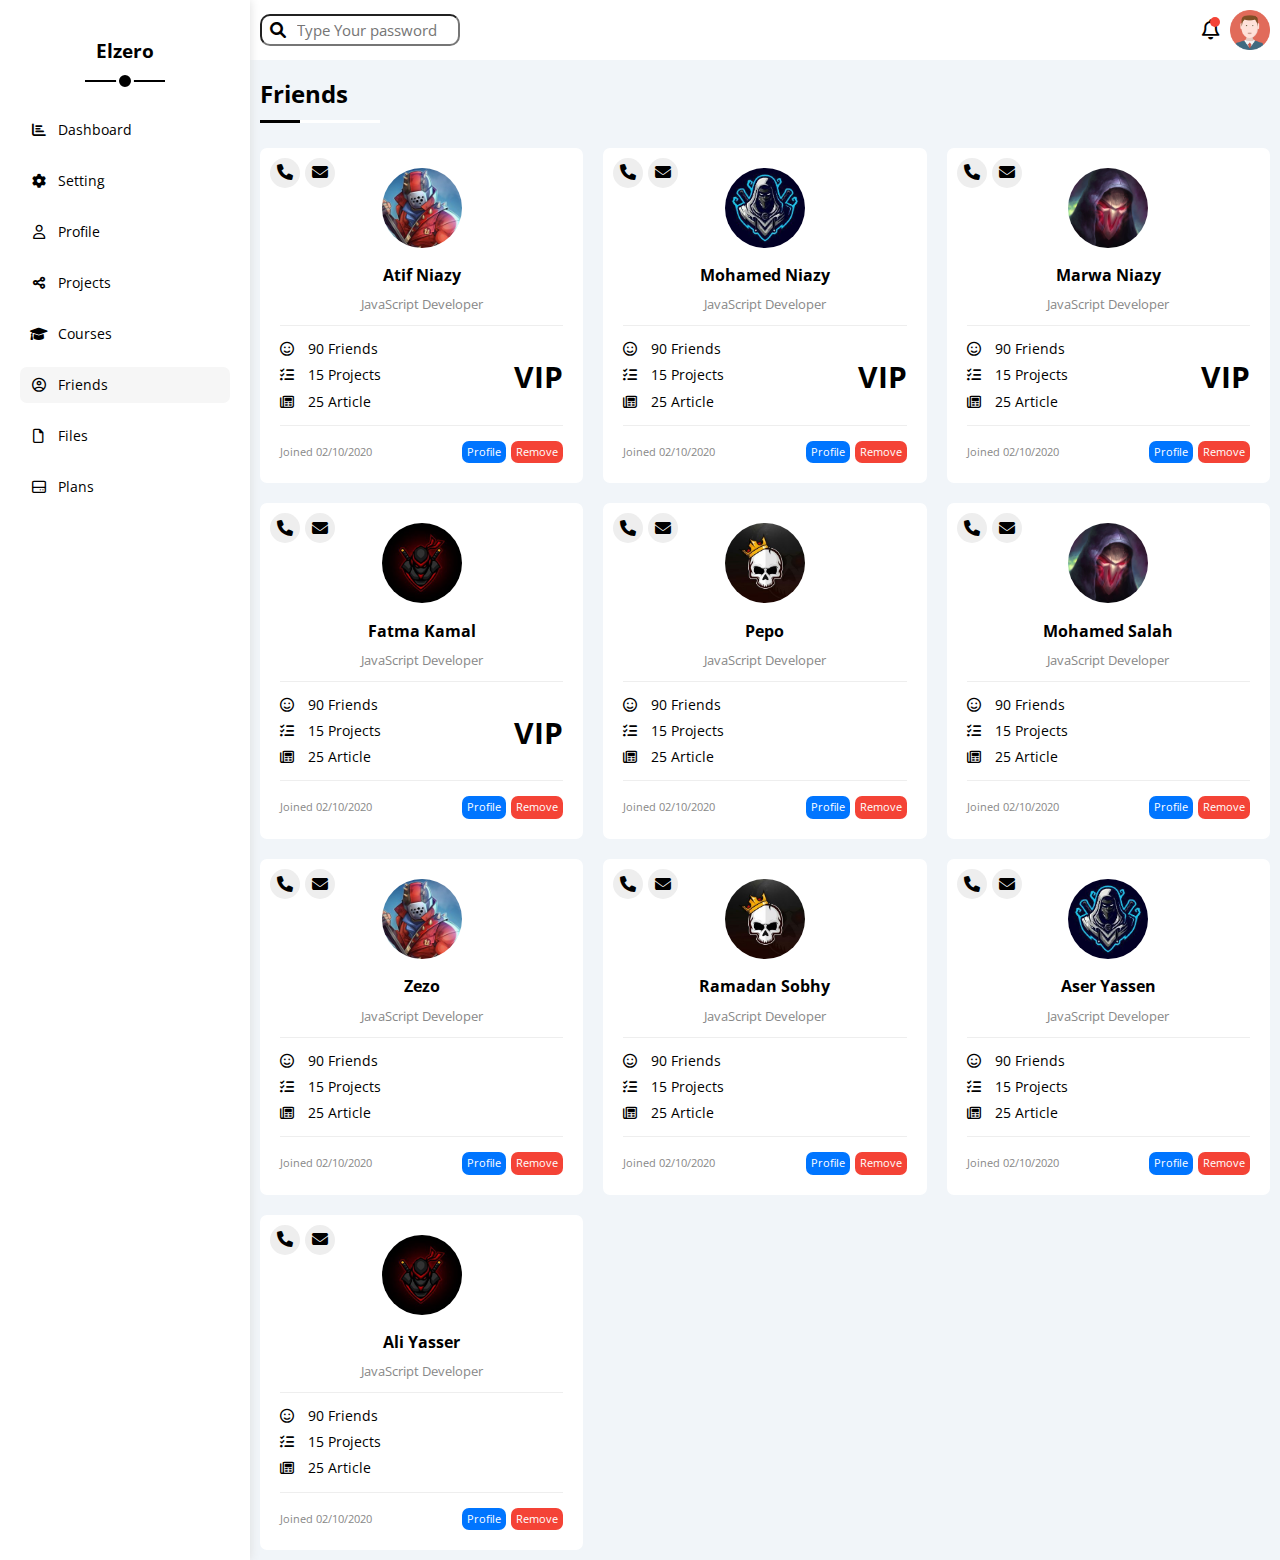
<file: Friends.html>
<!DOCTYPE html>
<html lang="en">
<head>
    <meta charset="UTF-8">
    <meta http-equiv="X-UA-Compatible" content="IE=edge">
    <meta name="viewport" content="width=device-width, initial-scale=1.0">
    <title>Dashboard</title>

    <!-- Normalize file -->
    <link rel="stylesheet" href="css/normalize.css">

    <!-- icon  -->
    <link rel="stylesheet" href="css/all.min.css">

    <!-- google fonts  -->
    <link rel="preconnect" href="https://fonts.googleapis.com">
    <link rel="preconnect" href="https://fonts.gstatic.com" crossorigin>
    <link href="https://fonts.googleapis.com/css2?family=Open+Sans:wght@300;400;500;600;700&display=swap" rel="stylesheet">
    
    <!-- framework file  -->
    <link rel="stylesheet" href="css/framework.css">

    <!-- css file  -->
    <link rel="stylesheet" href="css/Templete 4.css">

</head>
<body>
    <div class="page d-flex">
        <div class="sidebar txt-c bg-white box-shad p-rel p-20 ">
            <h3 class="p-rel">Elzero</h3>
            <ul>
                <li>
                    <a class="mb-15 p-10  d-flex align-center c-black b-rad7 fs-14" href="index.html">
                        <i class="fa-solid fa-chart-bar fa-fw"></i>
                        <span class= "hide-mobile">Dashboard</span>
                    </a>
                </li>
                <li>
                    <a class=" d-flex mb-15 p-10 align-center c-black b-rad7 fs-14" href="Setting.html">
                        <i class="fa-solid fa-gear fa-fw"></i>
                        <span class= "hide-mobile">Setting</span>
                    </a>
                </li>
                <li>
                    <a class=" d-flex mb-15 p-10 align-center c-black b-rad7 fs-14" href="Profile.html">
                        <i class="fa-regular fa-user fa-fw"></i>
                        <span class= "hide-mobile">Profile</span>
                    </a>
                </li>
                <li>
                    <a class=" d-flex mb-15 p-10 align-center c-black b-rad7 fs-14" href="Projects.html">
                        <i class="fa-solid fa-share-nodes fa-fw"></i>
                        <span class= "hide-mobile">Projects</span>
                    </a>
                </li>
                <li>
                    <a class=" d-flex mb-15 p-10 align-center c-black b-rad7 fs-14" href="Courses.html">
                        <i class="fa-solid fa-graduation-cap fa-fw"></i>
                        <span class= "hide-mobile">Courses</span>
                    </a>
                </li>
                <li>
                    <a class="active d-flex mb-15 p-10 align-center c-black b-rad7 fs-14" href="Friends.html">
                        <i class="fa-regular fa-circle-user fa-fw"></i>
                        <span class= "hide-mobile">Friends</span>
                    </a>
                </li>
                <li>
                    <a class=" d-flex mb-15 p-10 align-center c-black b-rad7 fs-14" href="Files.html">
                        <i class="fa-regular fa-file fa-fw"></i>
                        <span class= "hide-mobile">Files</span>
                    </a>
                </li>
                <li>
                    <a class=" d-flex mb-15 p-10 align-center c-black b-rad7 fs-14" href="Plans.html">
                        <i class="fa-regular fa-hard-drive fa-fw"></i>
                        <span class= "hide-mobile">Plans</span>
                    </a>
                </li>
            </ul>
        </div>
        <div class="content w-full">
            <div class="header p-10 bg-white d-flex flex-com">
                <div class="search p-rel">
                    <i class="fa-solid fa-magnifying-glass"></i>
                    <input type="search" placeholder="Type Your password" class=" searching b-rad10 p-5">
                </div>
                <div class="icons d-flex align-center">
                    <span class="notification p-rel">
                        <i class="fa-regular fa-bell fa-lg"></i>
                    </span>
                    <img src="images/avatar.png" alt="the user picture">
                </div>
            </div>
            <div class="friends p-10">
                <h2 class="p-rel mt-10 h2-line">Friends</h2>
                <div class="wrapper d-grid gap-20">
                    <div class="box p-20 bg-white b-rad7 txt-c-mob block-mob p-rel">
                        <div class="details txt-c">
                            <img src="images/friend-01.jpg" alt="friends pic">
                            <h4 class="mb-0 mt-15">Atif Niazy</h4>
                            <p class="fs-13 c-gray">JavaScript Developer</p>
                        </div>
                        <div class="info vip">
                            <div class="fs-14 mb-10">
                                <i class="fa-regular fa-face-smile mr-10"></i> 
                                90 Friends
                            </div>
                            <div class="fs-14 mb-10">
                                <i class="fa-solid fa-list-check mr-10"></i> 
                                15 Projects
                            </div>
                            <div class="fs-14 mb-10">
                                <i class="fa-regular fa-newspaper mr-10"></i>
                                25 Article
                            </div>
                        </div>
                        <div class="joined flex-com">
                            <span class="d-block c-gray fs-11">Joined 02/10/2020</span>
                            <div class="btn d-flex">
                                <span class="d-block b-rad7 p-5 bg-blue c-white fs-11">Profile</span>
                                <span class="d-block b-rad7 p-5 bg-red c-white fs-11">Remove</span>
                            </div>
                        </div>
                    </div>
                    <div class="box p-20 bg-white b-rad7 txt-c-mob block-mob p-rel">
                        <div class="details txt-c">
                            <img src="images/friend-02.jpg" alt="friends pic">
                            <h4 class="mb-0 mt-15">Mohamed Niazy</h4>
                            <p class="fs-13 c-gray">JavaScript Developer</p>
                        </div>
                        <div class="info vip ">
                            <div class="fs-14 mb-10">
                                <i class="fa-regular fa-face-smile mr-10"></i> 
                                90 Friends
                            </div>
                            <div class="fs-14 mb-10">
                                <i class="fa-solid fa-list-check mr-10"></i> 
                                15 Projects
                            </div>
                            <div class="fs-14 mb-10">
                                <i class="fa-regular fa-newspaper mr-10"></i>
                                25 Article
                            </div>
                        </div>
                        <div class="joined flex-com">
                            <span class="d-block c-gray fs-11">Joined 02/10/2020</span>
                            <div class="btn d-flex">
                                <span class="d-block b-rad7 p-5 bg-blue c-white fs-11">Profile</span>
                                <span class="d-block b-rad7 p-5 bg-red c-white fs-11">Remove</span>
                            </div>
                        </div>
                    </div>
                    <div class="box p-20 bg-white b-rad7 txt-c-mob block-mob p-rel">
                        <div class="details txt-c">
                            <img src="images/friend-03.jpg" alt="friends pic">
                            <h4 class="mb-0 mt-15">Marwa Niazy</h4>
                            <p class="fs-13 c-gray">JavaScript Developer</p>
                        </div>
                        <div class="info vip">
                            <div class="fs-14 mb-10">
                                <i class="fa-regular fa-face-smile mr-10"></i> 
                                90 Friends
                            </div>
                            <div class="fs-14 mb-10">
                                <i class="fa-solid fa-list-check mr-10"></i> 
                                15 Projects
                            </div>
                            <div class="fs-14 mb-10">
                                <i class="fa-regular fa-newspaper mr-10"></i>
                                25 Article
                            </div>
                        </div>
                        <div class="joined flex-com">
                            <span class="d-block c-gray fs-11">Joined 02/10/2020</span>
                            <div class="btn d-flex">
                                <span class="d-block b-rad7 p-5 bg-blue c-white fs-11">Profile</span>
                                <span class="d-block b-rad7 p-5 bg-red c-white fs-11">Remove</span>
                            </div>
                        </div>
                    </div>
                    <div class="box p-20 bg-white b-rad7 txt-c-mob block-mob p-rel">
                        <div class="details txt-c">
                            <img src="images/friend-04.jpg" alt="friends pic">
                            <h4 class="mb-0 mt-15">Fatma Kamal</h4>
                            <p class="fs-13 c-gray">JavaScript Developer</p>
                        </div>
                        <div class="info vip">
                            <div class="fs-14 mb-10">
                                <i class="fa-regular fa-face-smile mr-10"></i> 
                                90 Friends
                            </div>
                            <div class="fs-14 mb-10">
                                <i class="fa-solid fa-list-check mr-10"></i> 
                                15 Projects
                            </div>
                            <div class="fs-14 mb-10">
                                <i class="fa-regular fa-newspaper mr-10"></i>
                                25 Article
                            </div>
                        </div>
                        <div class="joined flex-com">
                            <span class="d-block c-gray fs-11">Joined 02/10/2020</span>
                            <div class="btn d-flex">
                                <span class="d-block b-rad7 p-5 bg-blue c-white fs-11">Profile</span>
                                <span class="d-block b-rad7 p-5 bg-red c-white fs-11">Remove</span>
                            </div>
                        </div>
                    </div>
                    <div class="box p-20 bg-white b-rad7 txt-c-mob block-mob p-rel">
                        <div class="details txt-c">
                            <img src="images/friend-05.jpg" alt="friends pic">
                            <h4 class="mb-0 mt-15">Pepo</h4>
                            <p class="fs-13 c-gray">JavaScript Developer</p>
                        </div>
                        <div class="info ">
                            <div class="fs-14 mb-10">
                                <i class="fa-regular fa-face-smile mr-10"></i> 
                                90 Friends
                            </div>
                            <div class="fs-14 mb-10">
                                <i class="fa-solid fa-list-check mr-10"></i> 
                                15 Projects
                            </div>
                            <div class="fs-14 mb-10">
                                <i class="fa-regular fa-newspaper mr-10"></i>
                                25 Article
                            </div>
                        </div>
                        <div class="joined flex-com">
                            <span class="d-block c-gray fs-11">Joined 02/10/2020</span>
                            <div class="btn d-flex">
                                <span class="d-block b-rad7 p-5 bg-blue c-white fs-11">Profile</span>
                                <span class="d-block b-rad7 p-5 bg-red c-white fs-11">Remove</span>
                            </div>
                        </div>
                    </div>
                    <div class="box p-20 bg-white b-rad7 txt-c-mob block-mob p-rel">
                        <div class="details txt-c">
                            <img src="images/friend-03.jpg" alt="friends pic">
                            <h4 class="mb-0 mt-15">Mohamed Salah</h4>
                            <p class="fs-13 c-gray">JavaScript Developer</p>
                        </div>
                        <div class="info ">
                            <div class="fs-14 mb-10">
                                <i class="fa-regular fa-face-smile mr-10"></i> 
                                90 Friends
                            </div>
                            <div class="fs-14 mb-10">
                                <i class="fa-solid fa-list-check mr-10"></i> 
                                15 Projects
                            </div>
                            <div class="fs-14 mb-10">
                                <i class="fa-regular fa-newspaper mr-10"></i>
                                25 Article
                            </div>
                        </div>
                        <div class="joined flex-com">
                            <span class="d-block c-gray fs-11">Joined 02/10/2020</span>
                            <div class="btn d-flex">
                                <span class="d-block b-rad7 p-5 bg-blue c-white fs-11">Profile</span>
                                <span class="d-block b-rad7 p-5 bg-red c-white fs-11">Remove</span>
                            </div>
                        </div>
                    </div>
                    <div class="box p-20 bg-white b-rad7 txt-c-mob block-mob p-rel">
                        <div class="details txt-c">
                            <img src="images/friend-01.jpg" alt="friends pic">
                            <h4 class="mb-0 mt-15">Zezo </h4>
                            <p class="fs-13 c-gray">JavaScript Developer</p>
                        </div>
                        <div class="info ">
                            <div class="fs-14 mb-10">
                                <i class="fa-regular fa-face-smile mr-10"></i> 
                                90 Friends
                            </div>
                            <div class="fs-14 mb-10">
                                <i class="fa-solid fa-list-check mr-10"></i> 
                                15 Projects
                            </div>
                            <div class="fs-14 mb-10">
                                <i class="fa-regular fa-newspaper mr-10"></i>
                                25 Article
                            </div>
                        </div>
                        <div class="joined flex-com">
                            <span class="d-block c-gray fs-11">Joined 02/10/2020</span>
                            <div class="btn d-flex">
                                <span class="d-block b-rad7 p-5 bg-blue c-white fs-11">Profile</span>
                                <span class="d-block b-rad7 p-5 bg-red c-white fs-11">Remove</span>
                            </div>
                        </div>
                    </div>
                    <div class="box p-20 bg-white b-rad7 txt-c-mob block-mob p-rel">
                        <div class="details txt-c">
                            <img src="images/friend-05.jpg" alt="friends pic">
                            <h4 class="mb-0 mt-15">Ramadan Sobhy</h4>
                            <p class="fs-13 c-gray">JavaScript Developer</p>
                        </div>
                        <div class="info ">
                            <div class="fs-14 mb-10">
                                <i class="fa-regular fa-face-smile mr-10"></i> 
                                90 Friends
                            </div>
                            <div class="fs-14 mb-10">
                                <i class="fa-solid fa-list-check mr-10"></i> 
                                15 Projects
                            </div>
                            <div class="fs-14 mb-10">
                                <i class="fa-regular fa-newspaper mr-10"></i>
                                25 Article
                            </div>
                        </div>
                        <div class="joined flex-com">
                            <span class="d-block c-gray fs-11">Joined 02/10/2020</span>
                            <div class="btn d-flex">
                                <span class="d-block b-rad7 p-5 bg-blue c-white fs-11">Profile</span>
                                <span class="d-block b-rad7 p-5 bg-red c-white fs-11">Remove</span>
                            </div>
                        </div>
                    </div>
                    <div class="box p-20 bg-white b-rad7 txt-c-mob block-mob p-rel">
                        <div class="details txt-c">
                            <img src="images/friend-02.jpg" alt="friends pic">
                            <h4 class="mb-0 mt-15">Aser Yassen</h4>
                            <p class="fs-13 c-gray">JavaScript Developer</p>
                        </div>
                        <div class="info">
                            <div class="fs-14 mb-10">
                                <i class="fa-regular fa-face-smile mr-10"></i> 
                                90 Friends
                            </div>
                            <div class="fs-14 mb-10">
                                <i class="fa-solid fa-list-check mr-10"></i> 
                                15 Projects
                            </div>
                            <div class="fs-14 mb-10">
                                <i class="fa-regular fa-newspaper mr-10"></i>
                                25 Article
                            </div>
                        </div>
                        <div class="joined flex-com">
                            <span class="d-block c-gray fs-11">Joined 02/10/2020</span>
                            <div class="btn d-flex">
                                <span class="d-block b-rad7 p-5 bg-blue c-white fs-11">Profile</span>
                                <span class="d-block b-rad7 p-5 bg-red c-white fs-11">Remove</span>
                            </div>
                        </div>
                    </div>
                    <div class="box p-20 bg-white b-rad7 txt-c-mob block-mob p-rel">
                        <div class="details txt-c">
                            <img src="images/friend-04.jpg" alt="friends pic">
                            <h4 class="mb-0 mt-15">Ali Yasser</h4>
                            <p class="fs-13 c-gray">JavaScript Developer</p>
                        </div>
                        <div class="info ">
                            <div class="fs-14 mb-10">
                                <i class="fa-regular fa-face-smile mr-10"></i> 
                                90 Friends
                            </div>
                            <div class="fs-14 mb-10">
                                <i class="fa-solid fa-list-check mr-10"></i> 
                                15 Projects
                            </div>
                            <div class="fs-14 mb-10">
                                <i class="fa-regular fa-newspaper mr-10"></i>
                                25 Article
                            </div>
                        </div>
                        <div class="joined flex-com">
                            <span class="d-block c-gray fs-11">Joined 02/10/2020</span>
                            <div class="btn d-flex">
                                <span class="d-block b-rad7 p-5 bg-blue c-white fs-11">Profile</span>
                                <span class="d-block b-rad7 p-5 bg-red c-white fs-11">Remove</span>
                            </div>
                        </div>
                    </div>
                </div>
            </div>
        </div>
    </div>
</body>
</html>
</file>
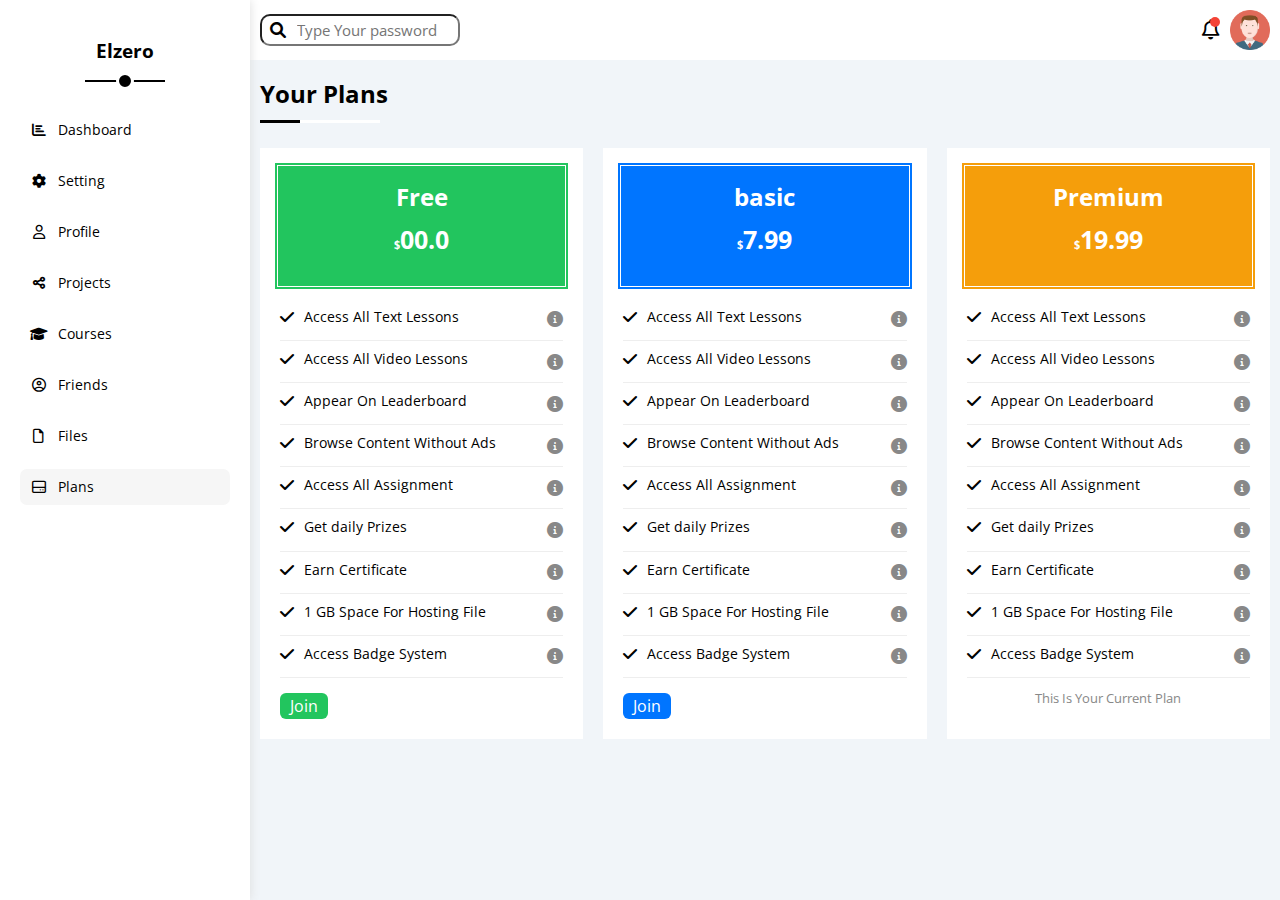
<file: Plans.html>
<!DOCTYPE html>
<html lang="en">
<head>
    <meta charset="UTF-8">
    <meta http-equiv="X-UA-Compatible" content="IE=edge">
    <meta name="viewport" content="width=device-width, initial-scale=1.0">
    <title>Dashboard</title>

    <!-- Normalize file -->
    <link rel="stylesheet" href="css/normalize.css">

    <!-- icon  -->
    <link rel="stylesheet" href="css/all.min.css">

    <!-- google fonts  -->
    <link rel="preconnect" href="https://fonts.googleapis.com">
    <link rel="preconnect" href="https://fonts.gstatic.com" crossorigin>
    <link href="https://fonts.googleapis.com/css2?family=Open+Sans:wght@300;400;500;600;700&display=swap" rel="stylesheet">
    
    <!-- framework file  -->
    <link rel="stylesheet" href="css/framework.css">

    <!-- css file  -->
    <link rel="stylesheet" href="css/Templete 4.css">

</head>
<body>
    <div class="page d-flex">
        <div class="sidebar txt-c bg-white box-shad p-rel p-20 ">
            <h3 class="p-rel">Elzero</h3>
            <ul>
                <li>
                    <a class="mb-15 p-10  d-flex align-center c-black b-rad7 fs-14" href="index.html">
                        <i class="fa-solid fa-chart-bar fa-fw"></i>
                        <span class= "hide-mobile">Dashboard</span>
                    </a>
                </li>
                <li>
                    <a class=" d-flex mb-15 p-10 align-center c-black b-rad7 fs-14" href="Setting.html">
                        <i class="fa-solid fa-gear fa-fw"></i>
                        <span class= "hide-mobile">Setting</span>
                    </a>
                </li>
                <li>
                    <a class=" d-flex mb-15 p-10 align-center c-black b-rad7 fs-14" href="Profile.html">
                        <i class="fa-regular fa-user fa-fw"></i>
                        <span class= "hide-mobile">Profile</span>
                    </a>
                </li>
                <li>
                    <a class=" d-flex mb-15 p-10 align-center c-black b-rad7 fs-14" href="Projects.html">
                        <i class="fa-solid fa-share-nodes fa-fw"></i>
                        <span class= "hide-mobile">Projects</span>
                    </a>
                </li>
                <li>
                    <a class=" d-flex mb-15 p-10 align-center c-black b-rad7 fs-14" href="Courses.html">
                        <i class="fa-solid fa-graduation-cap fa-fw"></i>
                        <span class= "hide-mobile">Courses</span>
                    </a>
                </li>
                <li>
                    <a class=" d-flex mb-15 p-10 align-center c-black b-rad7 fs-14" href="Friends.html">
                        <i class="fa-regular fa-circle-user fa-fw"></i>
                        <span class= "hide-mobile">Friends</span>
                    </a>
                </li>
                <li>
                    <a class=" d-flex mb-15 p-10 align-center c-black b-rad7 fs-14" href="Files.html">
                        <i class="fa-regular fa-file fa-fw"></i>
                        <span class= "hide-mobile">Files</span>
                    </a>
                </li>
                <li>
                    <a class="active d-flex mb-15 p-10 align-center c-black b-rad7 fs-14" href="Plans.html">
                        <i class="fa-regular fa-hard-drive fa-fw"></i>
                        <span class= "hide-mobile">Plans</span>
                    </a>
                </li>
            </ul>
        </div>
        <div class="content w-full">
            <div class="header p-10 bg-white d-flex flex-com">
                <div class="search p-rel">
                    <i class="fa-solid fa-magnifying-glass"></i>
                    <input type="search" placeholder="Type Your password" class=" searching b-rad10 p-5">
                </div>
                <div class="icons d-flex align-center">
                    <span class="notification p-rel">
                        <i class="fa-regular fa-bell fa-lg"></i>
                    </span>
                    <img src="images/avatar.png" alt="the user picture">
                </div>
            </div>
            <div class="plans p-10">
                <h2 class="p-rel mt-10 h2-line"> Your Plans</h2>
                <div class="container">
                    <div class="wrapper d-grid gap-20">
                        <div class="green-box p-20 bg-white txt-c-mob block-mob">
                            <div class="head txt-c w-full bg-green c-white p-15 green">
                                <h2 class="m-0">Free</h2>
                                <p class="bold-fw mt-15 mb-15"><span class="fs-11">$</span>00.0</p>
                            </div>
                            <div class="body mt-15">
                                <div class="box flex-com">
                                    <div class="text d-flex">
                                        <i class="fa-solid fa-check mt-5 mr-10"></i>
                                        <p class="fs-14 mt-5 mb-10">Access All Text Lessons</p>
                                    </div>
                                    <i class="fa-solid fa-circle-info c-gray"></i>
                                </div>
                                <div class="box flex-com">
                                    <div class="text d-flex">
                                        <i class="fa-solid fa-check mt-5 mr-10"></i>
                                        <p class="fs-14 mt-5 mb-10">Access All Video Lessons</p>
                                    </div>
                                    <i class="fa-solid fa-circle-info c-gray"></i>
                                </div>
                                <div class="box flex-com">
                                    <div class="text d-flex">
                                        <i class="fa-solid fa-check mt-5 mr-10"></i>
                                        <p class="fs-14 mt-5 mb-10">Appear On Leaderboard</p>
                                    </div>
                                    <i class="fa-solid fa-circle-info c-gray"></i>
                                </div>
                                <div class="box flex-com">
                                    <div class="text d-flex">
                                        <i class="fa-solid fa-check mt-5 mr-10"></i>
                                        <p class="fs-14 mt-5 mb-10">Browse Content Without Ads</p>
                                    </div>
                                    <i class="fa-solid fa-circle-info c-gray"></i>
                                </div>
                                <div class="box flex-com">
                                    <div class="text d-flex">
                                        <i class="fa-solid fa-check mt-5 mr-10"></i>
                                        <p class="fs-14 mt-5 mb-10">Access All Assignment</p>
                                    </div>
                                    <i class="fa-solid fa-circle-info c-gray"></i>
                                </div>
                                <div class="box flex-com">
                                    <div class="text d-flex">
                                        <i class="fa-solid fa-check mt-5 mr-10"></i>
                                        <p class="fs-14 mt-5 mb-10">Get daily Prizes</p>
                                    </div>
                                    <i class="fa-solid fa-circle-info c-gray"></i>
                                </div>
                                <div class="box flex-com">
                                    <div class="text d-flex">
                                        <i class="fa-solid fa-check mt-5 mr-10"></i>
                                        <p class="fs-14 mt-5 mb-10">Earn Certificate</p>
                                    </div>
                                    <i class="fa-solid fa-circle-info c-gray"></i>
                                </div>
                                <div class="box flex-com">
                                    <div class="text d-flex">
                                        <i class="fa-solid fa-check mt-5 mr-10"></i>
                                        <p class="fs-14 mt-5 mb-10">1 GB Space For Hosting File</p>
                                    </div>
                                    <i class="fa-solid fa-circle-info c-gray"></i>
                                </div>
                                <div class="box flex-com">
                                    <div class="text d-flex">
                                        <i class="fa-solid fa-check mt-5 mr-10"></i>
                                        <p class="fs-14 mt-5 mb-10">Access Badge System</p>
                                    </div>
                                    <i class="fa-solid fa-circle-info c-gray"></i>
                                </div>
                            </div>
                            <div class="btn btn-shape bg-green c-white w-fit mt-15">
                                Join
                            </div>
                        </div>
                        <div class="green-box p-20 bg-white txt-c-mob block-mob">
                            <div class="head txt-c w-full bg-blue c-white p-15 blue">
                                <h2 class="m-0">basic</h2>
                                <p class="bold-fw mt-15 mb-15"><span class="fs-11">$</span>7.99</p>
                            </div>
                            <div class="body mt-15">
                                <div class="box flex-com">
                                    <div class="text d-flex">
                                        <i class="fa-solid fa-check mt-5 mr-10"></i>
                                        <p class="fs-14 mt-5 mb-10">Access All Text Lessons</p>
                                    </div>
                                    <i class="fa-solid fa-circle-info c-gray"></i>
                                </div>
                                <div class="box flex-com">
                                    <div class="text d-flex">
                                        <i class="fa-solid fa-check mt-5 mr-10"></i>
                                        <p class="fs-14 mt-5 mb-10">Access All Video Lessons</p>
                                    </div>
                                    <i class="fa-solid fa-circle-info c-gray"></i>
                                </div>
                                <div class="box flex-com">
                                    <div class="text d-flex">
                                        <i class="fa-solid fa-check mt-5 mr-10"></i>
                                        <p class="fs-14 mt-5 mb-10">Appear On Leaderboard</p>
                                    </div>
                                    <i class="fa-solid fa-circle-info c-gray"></i>
                                </div>
                                <div class="box flex-com">
                                    <div class="text d-flex">
                                        <i class="fa-solid fa-check mt-5 mr-10"></i>
                                        <p class="fs-14 mt-5 mb-10">Browse Content Without Ads</p>
                                    </div>
                                    <i class="fa-solid fa-circle-info c-gray"></i>
                                </div>
                                <div class="box flex-com">
                                    <div class="text d-flex">
                                        <i class="fa-solid fa-check mt-5 mr-10"></i>
                                        <p class="fs-14 mt-5 mb-10">Access All Assignment</p>
                                    </div>
                                    <i class="fa-solid fa-circle-info c-gray"></i>
                                </div>
                                <div class="box flex-com">
                                    <div class="text d-flex">
                                        <i class="fa-solid fa-check mt-5 mr-10"></i>
                                        <p class="fs-14 mt-5 mb-10">Get daily Prizes</p>
                                    </div>
                                    <i class="fa-solid fa-circle-info c-gray"></i>
                                </div>
                                <div class="box flex-com">
                                    <div class="text d-flex">
                                        <i class="fa-solid fa-check mt-5 mr-10"></i>
                                        <p class="fs-14 mt-5 mb-10">Earn Certificate</p>
                                    </div>
                                    <i class="fa-solid fa-circle-info c-gray"></i>
                                </div>
                                <div class="box flex-com">
                                    <div class="text d-flex">
                                        <i class="fa-solid fa-check mt-5 mr-10"></i>
                                        <p class="fs-14 mt-5 mb-10">1 GB Space For Hosting File</p>
                                    </div>
                                    <i class="fa-solid fa-circle-info c-gray"></i>
                                </div>
                                <div class="box flex-com">
                                    <div class="text d-flex">
                                        <i class="fa-solid fa-check mt-5 mr-10"></i>
                                        <p class="fs-14 mt-5 mb-10">Access Badge System</p>
                                    </div>
                                    <i class="fa-solid fa-circle-info c-gray"></i>
                                </div>
                            </div>
                            <div class="btn btn-shape bg-blue c-white w-fit mt-15">
                                Join
                            </div>
                        </div>
                        <div class="green-box p-20 bg-white txt-c-mob block-mob">
                            <div class="head txt-c w-full bg-orange c-white p-15 orange">
                                <h2 class="m-0">Premium</h2>
                                <p class="bold-fw mt-15 mb-15"><span class="fs-11">$</span>19.99</p>
                            </div>
                            <div class="body mt-15">
                                <div class="box flex-com">
                                    <div class="text d-flex">
                                        <i class="fa-solid fa-check mt-5 mr-10"></i>
                                        <p class="fs-14 mt-5 mb-10">Access All Text Lessons</p>
                                    </div>
                                    <i class="fa-solid fa-circle-info c-gray"></i>
                                </div>
                                <div class="box flex-com">
                                    <div class="text d-flex">
                                        <i class="fa-solid fa-check mt-5 mr-10"></i>
                                        <p class="fs-14 mt-5 mb-10">Access All Video Lessons</p>
                                    </div>
                                    <i class="fa-solid fa-circle-info c-gray"></i>
                                </div>
                                <div class="box flex-com">
                                    <div class="text d-flex">
                                        <i class="fa-solid fa-check mt-5 mr-10"></i>
                                        <p class="fs-14 mt-5 mb-10">Appear On Leaderboard</p>
                                    </div>
                                    <i class="fa-solid fa-circle-info c-gray"></i>
                                </div>
                                <div class="box flex-com">
                                    <div class="text d-flex">
                                        <i class="fa-solid fa-check mt-5 mr-10"></i>
                                        <p class="fs-14 mt-5 mb-10">Browse Content Without Ads</p>
                                    </div>
                                    <i class="fa-solid fa-circle-info c-gray"></i>
                                </div>
                                <div class="box flex-com">
                                    <div class="text d-flex">
                                        <i class="fa-solid fa-check mt-5 mr-10"></i>
                                        <p class="fs-14 mt-5 mb-10">Access All Assignment</p>
                                    </div>
                                    <i class="fa-solid fa-circle-info c-gray"></i>
                                </div>
                                <div class="box flex-com">
                                    <div class="text d-flex">
                                        <i class="fa-solid fa-check mt-5 mr-10"></i>
                                        <p class="fs-14 mt-5 mb-10">Get daily Prizes</p>
                                    </div>
                                    <i class="fa-solid fa-circle-info c-gray"></i>
                                </div>
                                <div class="box flex-com">
                                    <div class="text d-flex">
                                        <i class="fa-solid fa-check mt-5 mr-10"></i>
                                        <p class="fs-14 mt-5 mb-10">Earn Certificate</p>
                                    </div>
                                    <i class="fa-solid fa-circle-info c-gray"></i>
                                </div>
                                <div class="box flex-com">
                                    <div class="text d-flex">
                                        <i class="fa-solid fa-check mt-5 mr-10"></i>
                                        <p class="fs-14 mt-5 mb-10">1 GB Space For Hosting File</p>
                                    </div>
                                    <i class="fa-solid fa-circle-info c-gray"></i>
                                </div>
                                <div class="box flex-com">
                                    <div class="text d-flex">
                                        <i class="fa-solid fa-check mt-5 mr-10"></i>
                                        <p class="fs-14 mt-5 mb-10">Access Badge System</p>
                                    </div>
                                    <i class="fa-solid fa-circle-info c-gray"></i>
                                </div>
                            </div>
                            <p class="txt-c c-gray fs-12">This Is Your Current Plan</p>
                        </div>
                        
                    </div>
                </div>
            </div>
        </div>
    </div>
</body>
</html>
</file>
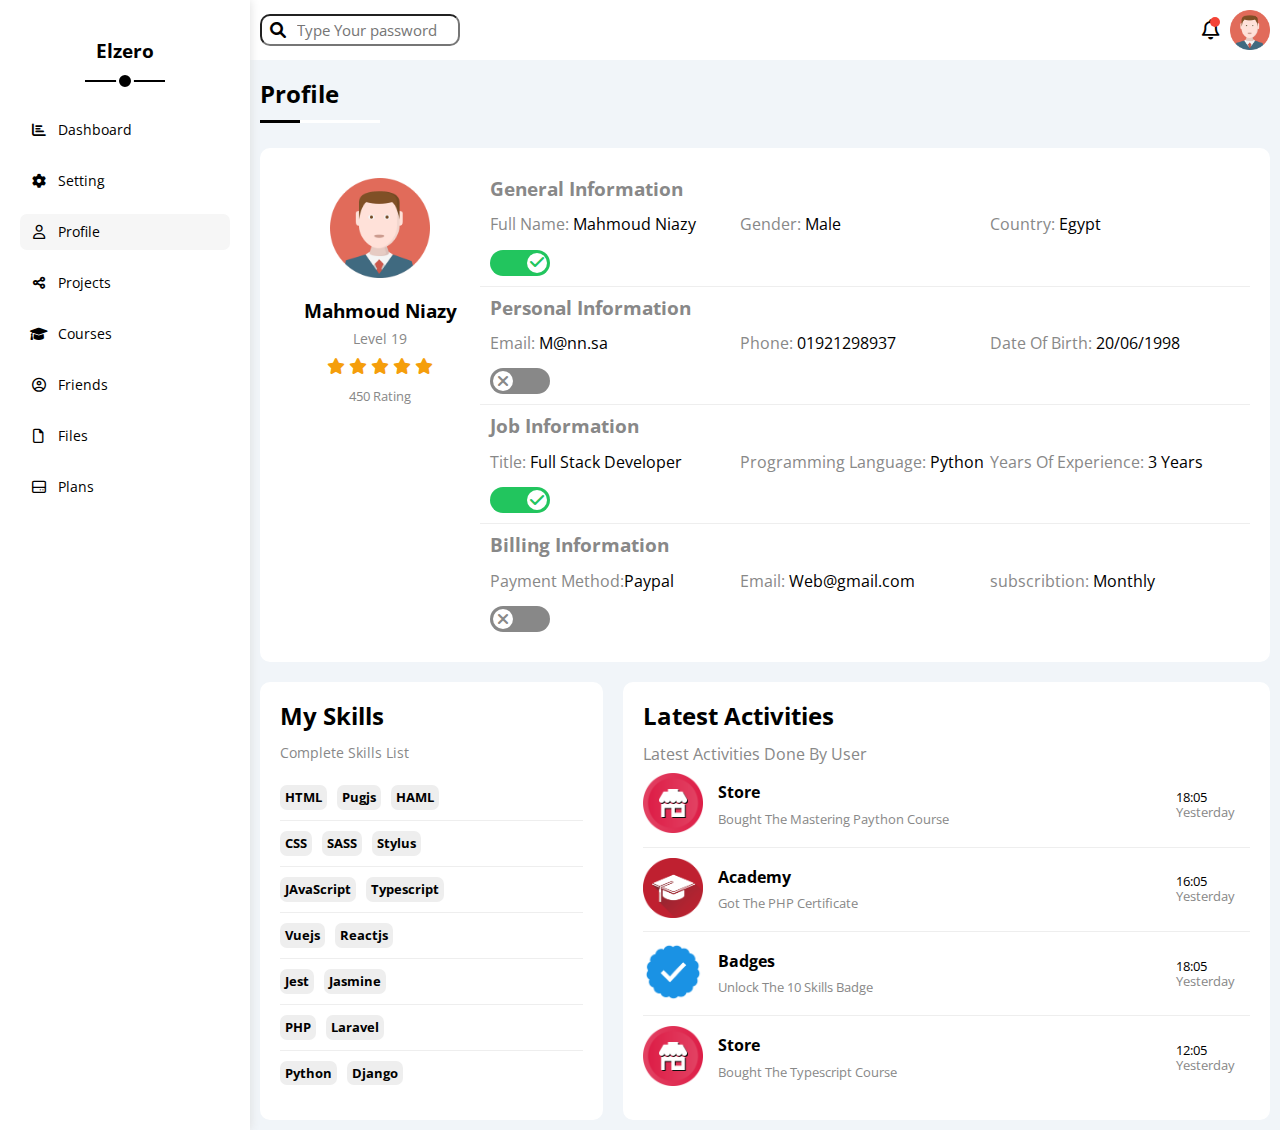
<file: Profile.html>
<!DOCTYPE html>
<html lang="en">
<head>
    <meta charset="UTF-8">
    <meta http-equiv="X-UA-Compatible" content="IE=edge">
    <meta name="viewport" content="width=device-width, initial-scale=1.0">
    <title>Dashboard</title>

    <!-- Normalize file -->
    <link rel="stylesheet" href="css/normalize.css">

    <!-- icon  -->
    <link rel="stylesheet" href="css/all.min.css">

    <!-- google fonts  -->
    <link rel="preconnect" href="https://fonts.googleapis.com">
    <link rel="preconnect" href="https://fonts.gstatic.com" crossorigin>
    <link href="https://fonts.googleapis.com/css2?family=Open+Sans:wght@300;400;500;600;700&display=swap" rel="stylesheet">
    
    <!-- framework file  -->
    <link rel="stylesheet" href="css/framework.css">

    <!-- css file  -->
    <link rel="stylesheet" href="css/Templete 4.css">

</head>
<body>
    <div class="page d-flex">
        <div class="sidebar txt-c bg-white box-shad p-rel p-20 ">
            <h3 class="p-rel">Elzero</h3>
            <ul>
                <li>
                    <a class="mb-15 p-10  d-flex align-center c-black b-rad7 fs-14" href="index.html">
                        <i class="fa-solid fa-chart-bar fa-fw"></i>
                        <span class= "hide-mobile">Dashboard</span>
                    </a>
                </li>
                <li>
                    <a class=" d-flex mb-15 p-10 align-center c-black b-rad7 fs-14" href="Setting.html">
                        <i class="fa-solid fa-gear fa-fw"></i>
                        <span class= "hide-mobile">Setting</span>
                    </a>
                </li>
                <li>
                    <a class="active d-flex mb-15 p-10 align-center c-black b-rad7 fs-14" href="Profile.html">
                        <i class="fa-regular fa-user fa-fw"></i>
                        <span class= "hide-mobile">Profile</span>
                    </a>
                </li>
                <li>
                    <a class=" d-flex mb-15 p-10 align-center c-black b-rad7 fs-14" href="Projects.html">
                        <i class="fa-solid fa-share-nodes fa-fw"></i>
                        <span class= "hide-mobile">Projects</span>
                    </a>
                </li>
                <li>
                    <a class=" d-flex mb-15 p-10 align-center c-black b-rad7 fs-14" href="Courses.html">
                        <i class="fa-solid fa-graduation-cap fa-fw"></i>
                        <span class= "hide-mobile">Courses</span>
                    </a>
                </li>
                <li>
                    <a class=" d-flex mb-15 p-10 align-center c-black b-rad7 fs-14" href="Friends.html">
                        <i class="fa-regular fa-circle-user fa-fw"></i>
                        <span class= "hide-mobile">Friends</span>
                    </a>
                </li>
                <li>
                    <a class=" d-flex mb-15 p-10 align-center c-black b-rad7 fs-14" href="Files.html">
                        <i class="fa-regular fa-file fa-fw"></i>
                        <span class= "hide-mobile">Files</span>
                    </a>
                </li>
                <li>
                    <a class=" d-flex mb-15 p-10 align-center c-black b-rad7 fs-14" href="Plans.html">
                        <i class="fa-regular fa-hard-drive fa-fw"></i>
                        <span class= "hide-mobile">Plans</span>
                    </a>
                </li>
            </ul>
        </div>
        <div class="content w-full">
            <div class="header p-10 bg-white d-flex flex-com">
                <div class="search p-rel">
                    <i class="fa-solid fa-magnifying-glass"></i>
                    <input type="search" placeholder="Type Your password" class=" searching b-rad10 p-5">
                </div>
                <div class="icons d-flex align-center">
                    <span class="notification p-rel">
                        <i class="fa-regular fa-bell fa-lg"></i>
                    </span>
                    <img src="images/avatar.png" alt="the user picture">
                </div>
            </div>
            <div class="profile p-10">
                <h2 class="p-rel mt-10 h2-line">Profile</h2>
                <div class="profile-box p-20  bg-white b-rad10 block-mob d-flex">
                    <div class="person">
                        <div class="pic txt-c">
                            <img src="images/avatar.png" alt="personal pic">
                            <div class="text">
                                <h3 class="mb-10">Mahmoud Niazy</h3>
                                <span class="d-block c-gray fs-14 mb-10">Level 19</span>
                            </div>
                            <div class="stars">
                                <i class="fa-solid fa-star c-orange"></i>
                                <i class="fa-solid fa-star c-orange"></i>
                                <i class="fa-solid fa-star c-orange"></i>
                                <i class="fa-solid fa-star c-orange"></i>
                                <i class="fa-solid fa-star c-orange"></i>
                            </div>
                            <p class="fs-12 c-gray">450 Rating</p>
                        </div>
                    </div>
                    <div class="information">
                        <div class="general p-10">
                            <h3 class="c-gray m-0">General Information</h3>
                            <div class="words flex-com block-mob">
                                <p><span class="c-gray">Full Name:</span> Mahmoud Niazy</p>
                                <p><span class="c-gray">Gender:</span> Male</p>
                                <p><span class="c-gray">Country:</span> Egypt</p>
                            </div>
                            <label>
                                <input class="check-box" checked type="checkbox" >
                                <div class="toggle-switch"></div>
                            </label>
                        </div>
                        <div class="personal p-10">
                            <h3 class="c-gray m-0">Personal Information</h3>
                            <div class="words flex-com block-mob">
                                <p><span class="c-gray">Email:</span> M@nn.sa</p>
                                <p><span class="c-gray">Phone:</span> 01921298937</p>
                                <p><span class="c-gray">Date Of Birth:</span> 20/06/1998</p>
                            </div>
                            <label>
                                <input class="check-box" type="checkbox" >
                                <div class="toggle-switch"></div>
                            </label>
                        </div>
                        <div class="job p-10">
                            <h3 class="c-gray m-0">Job Information</h3>
                            <div class="words flex-com block-mob">
                                <p><span class="c-gray">Title:</span> Full Stack Developer</p>
                                <p><span class="c-gray">Programming Language:</span> Python</p>
                                <p><span class="c-gray">Years Of Experience:</span> 3 Years</p>
                            </div>
                            <label>
                                <input class="check-box" checked type="checkbox" >
                                <div class="toggle-switch"></div>
                            </label>
                        </div>
                        <div class="Billing p-10">
                            <h3 class="c-gray m-0">Billing Information</h3>
                            <div class="words flex-com block-mob">
                                <p><span class="c-gray">Payment Method:</span>Paypal</p>
                                <p><span class="c-gray">Email:</span> Web@gmail.com</p>
                                <p><span class="c-gray">subscribtion:</span> Monthly</p>
                            </div>
                            <label>
                                <input class="check-box" type="checkbox" >
                                <div class="toggle-switch"></div>
                            </label>
                        </div>
                    </div>
                </div>
                <div class="bottom-box d-flex gap-20 flex-column">
                    <div class="skills p-20 bg-white b-rad10 txt-c-mob block-mob mt-20">
                        <h2 class="m-0">My Skills</h2>
                        <p class="c-gray fs-14 mt-15">Complete Skills List</p>
                        <div class="content">
                            <div class="box d-flex">
                                <div class="mr-10 bg-eee p-5 fs-13 bold-fw w-fit b-rad7">HTML</div>
                                <div class="mr-10 bg-eee p-5 fs-13 bold-fw w-fit b-rad7">Pugjs</div>
                                <div class="mr-10 bg-eee p-5 fs-13 bold-fw w-fit b-rad7">HAML</div>
                            </div>
                            <div class="box d-flex">
                                <div class="mr-10 bg-eee p-5 fs-13 bold-fw w-fit b-rad7">CSS</div>
                                <div class="mr-10 bg-eee p-5 fs-13 bold-fw w-fit b-rad7">SASS</div>
                                <div class="mr-10 bg-eee p-5 fs-13 bold-fw w-fit b-rad7">Stylus</div>
                            </div>
                            <div class="box d-flex">
                                <div class="mr-10 bg-eee p-5 fs-13 bold-fw w-fit b-rad7">JAvaScript</div>
                                <div class="mr-10 bg-eee p-5 fs-13 bold-fw w-fit b-rad7">Typescript</div>
                            </div>
                            <div class="box d-flex">
                                <div class="mr-10 bg-eee p-5 fs-13 bold-fw w-fit b-rad7">Vuejs</div>
                                <div class="mr-10 bg-eee p-5 fs-13 bold-fw w-fit b-rad7">Reactjs</div>
                            </div>
                            <div class="box d-flex">
                                <div class="mr-10 bg-eee p-5 fs-13 bold-fw w-fit b-rad7">Jest</div>
                                <div class="mr-10 bg-eee p-5 fs-13 bold-fw w-fit b-rad7">Jasmine</div>
                            </div>
                            <div class="box d-flex">
                                <div class="mr-10 bg-eee p-5 fs-13 bold-fw w-fit b-rad7">PHP</div>
                                <div class="mr-10 bg-eee p-5 fs-13 bold-fw w-fit b-rad7">Laravel</div>
                            </div>
                            <div class="box d-flex">
                                <div class="mr-10 bg-eee p-5 fs-13 bold-fw w-fit b-rad7">Python</div>
                                <div class="mr-10 bg-eee p-5 fs-13 bold-fw w-fit b-rad7">Django</div>
                            </div>
                        </div>
                    </div>
                    <div class="activities p-20 bg-white b-rad10 txt-c-mob block-mob mt-20">
                        <h2 class="m-0">Latest Activities</h2>
                        <p class="c-gray mb-0 mt-15">Latest Activities Done By User</p>
                        <div class="content">
                            <div class="activity-box d-flex">
                                <img src="images/activity-01 (1).png" alt="store pic" class="mt-5">
                                <div class="text flex-com p-15 w-full">
                                    <div class="name">
                                        <h4 class="m-0">Store</h4>
                                        <span class="fs-13 c-gray d-block mt-10">Bought The Mastering Paython Course</span>
                                    </div>
                                    <div class="time">
                                        <span class="d-block fs-13">18:05</span>
                                        <span class="d-block fs-13 c-gray">Yesterday</span>
                                    </div>
                                </div>
                            </div>
                            <div class="activity-box d-flex">
                                <img src="images/activity-02 (1).png" alt="store pic" class="mt-5">
                                <div class="text flex-com p-15 w-full">
                                    <div class="name">
                                        <h4 class="m-0">Academy</h4>
                                        <span class="fs-13 c-gray d-block mt-10">Got The PHP Certificate</span>
                                    </div>
                                    <div class="time">
                                        <span class="d-block fs-13">16:05</span>
                                        <span class="d-block fs-13 c-gray">Yesterday</span>
                                    </div>
                                </div>
                            </div>
                            <div class="activity-box d-flex">
                                <img src="images/activity-03 (1).png" alt="store pic" class="mt-5">
                                <div class="text flex-com p-15 w-full">
                                    <div class="name">
                                        <h4 class="m-0">Badges</h4>
                                        <span class="fs-13 c-gray d-block mt-10">Unlock The 10 Skills Badge</span>
                                    </div>
                                    <div class="time">
                                        <span class="d-block fs-13">18:05</span>
                                        <span class="d-block fs-13 c-gray">Yesterday</span>
                                    </div>
                                </div>
                            </div>
                            <div class="activity-box d-flex">
                                <img src="images/activity-01 (1).png" alt="store pic" class="mt-5">
                                <div class="text flex-com p-15 w-full">
                                    <div class="name">
                                        <h4 class="m-0">Store</h4>
                                        <span class="fs-13 c-gray d-block mt-10">Bought The Typescript Course</span>
                                    </div>
                                    <div class="time">
                                        <span class="d-block fs-13">12:05</span>
                                        <span class="d-block fs-13 c-gray">Yesterday</span>
                                    </div>
                                </div>
                            </div>
                        </div>
                    </div>
                </div>
            </div>
        </div>
    </div>
</body>
</html>
</file>
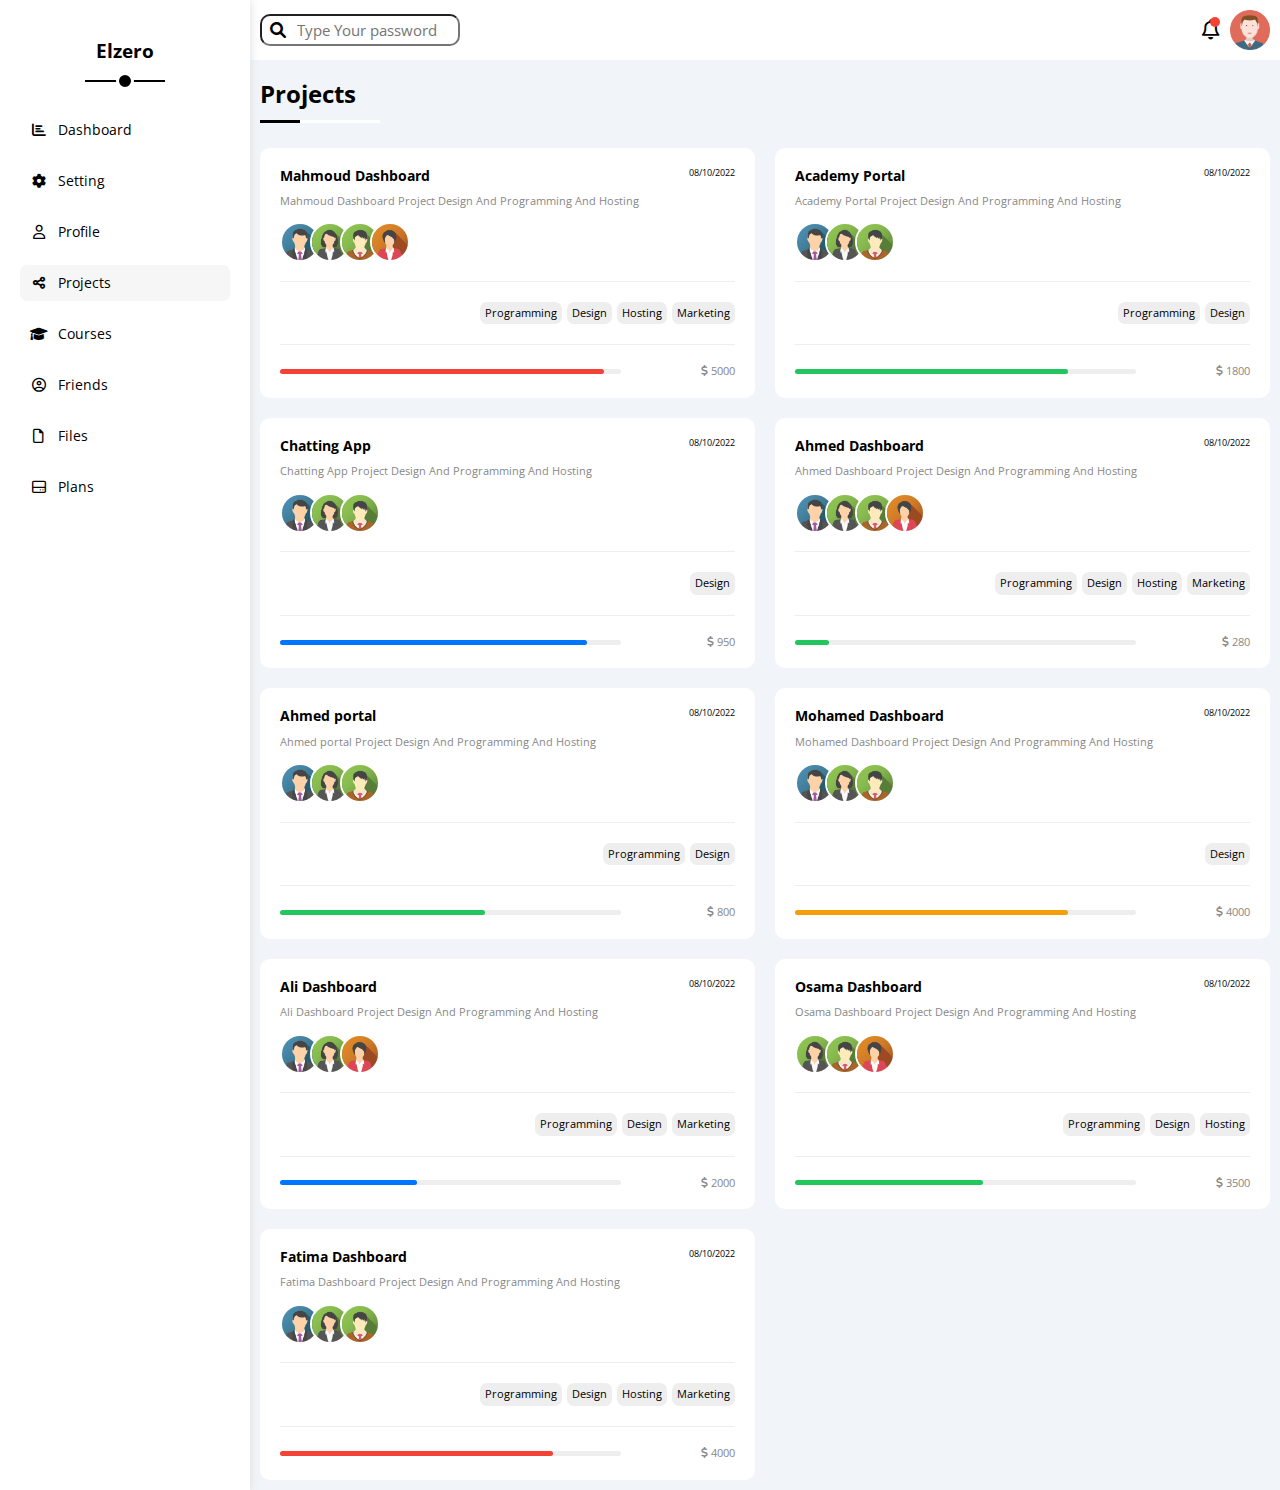
<file: Projects.html>
<!DOCTYPE html>
<html lang="en">
<head>
    <meta charset="UTF-8">
    <meta http-equiv="X-UA-Compatible" content="IE=edge">
    <meta name="viewport" content="width=device-width, initial-scale=1.0">
    <title>Dashboard</title>

    <!-- Normalize file -->
    <link rel="stylesheet" href="css/normalize.css">

    <!-- icon  -->
    <link rel="stylesheet" href="css/all.min.css">

    <!-- google fonts  -->
    <link rel="preconnect" href="https://fonts.googleapis.com">
    <link rel="preconnect" href="https://fonts.gstatic.com" crossorigin>
    <link href="https://fonts.googleapis.com/css2?family=Open+Sans:wght@300;400;500;600;700&display=swap" rel="stylesheet">
    
    <!-- framework file  -->
    <link rel="stylesheet" href="css/framework.css">

    <!-- css file  -->
    <link rel="stylesheet" href="css/Templete 4.css">

</head>
<body>
    <div class="page d-flex">
        <div class="sidebar txt-c bg-white box-shad p-rel p-20 ">
            <h3 class="p-rel">Elzero</h3>
            <ul>
                <li>
                    <a class="mb-15 p-10  d-flex align-center c-black b-rad7 fs-14" href="index.html">
                        <i class="fa-solid fa-chart-bar fa-fw"></i>
                        <span class= "hide-mobile">Dashboard</span>
                    </a>
                </li>
                <li>
                    <a class=" d-flex mb-15 p-10 align-center c-black b-rad7 fs-14" href="Setting.html">
                        <i class="fa-solid fa-gear fa-fw"></i>
                        <span class= "hide-mobile">Setting</span>
                    </a>
                </li>
                <li>
                    <a class=" d-flex mb-15 p-10 align-center c-black b-rad7 fs-14" href="Profile.html">
                        <i class="fa-regular fa-user fa-fw"></i>
                        <span class= "hide-mobile">Profile</span>
                    </a>
                </li>
                <li>
                    <a class="active d-flex mb-15 p-10 align-center c-black b-rad7 fs-14" href="Projects.html">
                        <i class="fa-solid fa-share-nodes fa-fw"></i>
                        <span class= "hide-mobile">Projects</span>
                    </a>
                </li>
                <li>
                    <a class=" d-flex mb-15 p-10 align-center c-black b-rad7 fs-14" href="Courses.html">
                        <i class="fa-solid fa-graduation-cap fa-fw"></i>
                        <span class= "hide-mobile">Courses</span>
                    </a>
                </li>
                <li>
                    <a class=" d-flex mb-15 p-10 align-center c-black b-rad7 fs-14" href="Friends.html">
                        <i class="fa-regular fa-circle-user fa-fw"></i>
                        <span class= "hide-mobile">Friends</span>
                    </a>
                </li>
                <li>
                    <a class=" d-flex mb-15 p-10 align-center c-black b-rad7 fs-14" href="Files.html">
                        <i class="fa-regular fa-file fa-fw"></i>
                        <span class= "hide-mobile">Files</span>
                    </a>
                </li>
                <li>
                    <a class=" d-flex mb-15 p-10 align-center c-black b-rad7 fs-14" href="Plans.html">
                        <i class="fa-regular fa-hard-drive fa-fw"></i>
                        <span class= "hide-mobile">Plans</span>
                    </a>
                </li>
            </ul>
        </div>
        <div class="content w-full">
            <div class="header p-10 bg-white d-flex flex-com">
                <div class="search p-rel">
                    <i class="fa-solid fa-magnifying-glass"></i>
                    <input type="search" placeholder="Type Your password" class=" searching b-rad10 p-5">
                </div>
                <div class="icons d-flex align-center">
                    <span class="notification p-rel">
                        <i class="fa-regular fa-bell fa-lg"></i>
                    </span>
                    <img src="images/avatar.png" alt="the user picture">
                </div>
            </div>
            <div class="projects-p p-10">
                <h2 class="p-rel mt-10 h2-line">Projects</h2>
                <div class="wrapper d-grid gap-20">
                    <div class="box p-20 bg-white b-rad10 txt-c-mob block-mob p-rel">
                        <h4 class="fs-14 m-0">Mahmoud Dashboard</h4>
                        <p class="fs-11 c-gray">Mahmoud Dashboard Project Design And Programming And Hosting</p>
                        <div class="images d-flex mt-15 mb-15">
                            <a href="#"><img src="images/team-01.png" alt="team image"></a>
                            <a href="#"><img src="images/team-02.png" alt="team image"></a>
                            <a href="#"><img src="images/team-03.png" alt="team image"></a>
                            <a href="#"><img src="images/team-04.png" alt="team image"></a>
                        </div>
                        <div class="hoppy d-flex">
                            <span class="d-block fs-11 p-5 b-rad7 bg-eee">Programming</span>
                            <span class="d-block fs-11 p-5 b-rad7 bg-eee">Design</span>
                            <span class="d-block fs-11 p-5 b-rad7 bg-eee">Hosting</span>
                            <span class="d-block fs-11 p-5 b-rad7 bg-eee">Marketing</span>
                        </div>
                        <div class="price flex-com">
                            <div class="progress b-rad7 bg-eee">
                                <span style="width: 95%;" class="bg-red d-block b-rad7"></span>
                            </div>
                            <span class="d-block c-gray fs-11">
                                <i class="fa-solid fa-dollar-sign"></i>
                                5000
                            </span>
                        </div>
                    </div>
                    <div class="box p-20 bg-white b-rad10 txt-c-mob block-mob p-rel">
                        <h4 class="fs-14 m-0">Academy Portal</h4>
                        <p class="fs-11 c-gray">Academy Portal Project Design And Programming And Hosting</p>
                        <div class="images d-flex mt-15 mb-15">
                            <a href="#"><img src="images/team-01.png" alt="team image"></a>
                            <a href="#"><img src="images/team-02.png" alt="team image"></a>
                            <a href="#"><img src="images/team-03.png" alt="team image"></a>
                        </div>
                        <div class="hoppy d-flex">
                            <span class="d-block fs-11 p-5 b-rad7 bg-eee">Programming</span>
                            <span class="d-block fs-11 p-5 b-rad7 bg-eee">Design</span>
                        </div>
                        <div class="price flex-com">
                            <div class="progress b-rad7 bg-eee">
                                <span style="width: 80%;" class="bg-green d-block b-rad7"></span>
                            </div>
                            <span class="d-block c-gray fs-11">
                                <i class="fa-solid fa-dollar-sign"></i>
                                1800
                            </span>
                        </div>
                    </div>
                    <div class="box p-20 bg-white b-rad10 txt-c-mob block-mob p-rel">
                        <h4 class="fs-14 m-0">Chatting App</h4>
                        <p class="fs-11 c-gray">Chatting App Project Design And Programming And Hosting</p>
                        <div class="images d-flex mt-15 mb-15">
                            <a href="#"><img src="images/team-01.png" alt="team image"></a>
                            <a href="#"><img src="images/team-02.png" alt="team image"></a>
                            <a href="#"><img src="images/team-03.png" alt="team image"></a>
                        </div>
                        <div class="hoppy d-flex">
                            <span class="d-block fs-11 p-5 b-rad7 bg-eee">Design</span>
                        </div>
                        <div class="price flex-com">
                            <div class="progress b-rad7 bg-eee">
                                <span style="width: 90%;" class="bg-blue d-block b-rad7"></span>
                            </div>
                            <span class="d-block c-gray fs-11">
                                <i class="fa-solid fa-dollar-sign"></i>
                                950
                            </span>
                        </div>
                    </div>
                    <div class="box p-20 bg-white b-rad10 txt-c-mob block-mob p-rel">
                        <h4 class="fs-14 m-0">Ahmed Dashboard</h4>
                        <p class="fs-11 c-gray">Ahmed Dashboard Project Design And Programming And Hosting</p>
                        <div class="images d-flex mt-15 mb-15">
                            <a href="#"><img src="images/team-01.png" alt="team image"></a>
                            <a href="#"><img src="images/team-02.png" alt="team image"></a>
                            <a href="#"><img src="images/team-03.png" alt="team image"></a>
                            <a href="#"><img src="images/team-04.png" alt="team image"></a>
                        </div>
                        <div class="hoppy d-flex">
                            <span class="d-block fs-11 p-5 b-rad7 bg-eee">Programming</span>
                            <span class="d-block fs-11 p-5 b-rad7 bg-eee">Design</span>
                            <span class="d-block fs-11 p-5 b-rad7 bg-eee">Hosting</span>
                            <span class="d-block fs-11 p-5 b-rad7 bg-eee">Marketing</span>
                        </div>
                        <div class="price flex-com">
                            <div class="progress b-rad7 bg-eee">
                                <span style="width: 10%;" class="bg-green d-block b-rad7"></span>
                            </div>
                            <span class="d-block c-gray fs-11">
                                <i class="fa-solid fa-dollar-sign"></i>
                                280
                            </span>
                        </div>
                    </div>
                    <div class="box p-20 bg-white b-rad10 txt-c-mob block-mob p-rel">
                        <h4 class="fs-14 m-0">Ahmed portal</h4>
                        <p class="fs-11 c-gray">Ahmed portal Project Design And Programming And Hosting</p>
                        <div class="images d-flex mt-15 mb-15">
                            <a href="#"><img src="images/team-01.png" alt="team image"></a>
                            <a href="#"><img src="images/team-02.png" alt="team image"></a>
                            <a href="#"><img src="images/team-03.png" alt="team image"></a>
                        </div>
                        <div class="hoppy d-flex">
                            <span class="d-block fs-11 p-5 b-rad7 bg-eee">Programming</span>
                            <span class="d-block fs-11 p-5 b-rad7 bg-eee">Design</span>
                        </div>
                        <div class="price flex-com">
                            <div class="progress b-rad7 bg-eee">
                                <span style="width: 60%;" class="bg-green d-block b-rad7"></span>
                            </div>
                            <span class="d-block c-gray fs-11">
                                <i class="fa-solid fa-dollar-sign"></i>
                                800
                            </span>
                        </div>
                    </div>
                    <div class="box p-20 bg-white b-rad10 txt-c-mob block-mob p-rel">
                        <h4 class="fs-14 m-0">Mohamed Dashboard</h4>
                        <p class="fs-11 c-gray">Mohamed Dashboard Project Design And Programming And Hosting</p>
                        <div class="images d-flex mt-15 mb-15">
                            <a href="#"><img src="images/team-01.png" alt="team image"></a>
                            <a href="#"><img src="images/team-02.png" alt="team image"></a>
                            <a href="#"><img src="images/team-03.png" alt="team image"></a>
                        </div>
                        <div class="hoppy d-flex">
                            <span class="d-block fs-11 p-5 b-rad7 bg-eee">Design</span>
                        </div>
                        <div class="price flex-com">
                            <div class="progress b-rad7 bg-eee">
                                <span style="width: 80%;" class="bg-orange d-block b-rad7"></span>
                            </div>
                            <span class="d-block c-gray fs-11">
                                <i class="fa-solid fa-dollar-sign"></i>
                                4000
                            </span>
                        </div>
                    </div>
                    <div class="box p-20 bg-white b-rad10 txt-c-mob block-mob p-rel">
                        <h4 class="fs-14 m-0">Ali Dashboard</h4>
                        <p class="fs-11 c-gray">Ali Dashboard Project Design And Programming And Hosting</p>
                        <div class="images d-flex mt-15 mb-15">
                            <a href="#"><img src="images/team-01.png" alt="team image"></a>
                            <a href="#"><img src="images/team-02.png" alt="team image"></a>
                            <a href="#"><img src="images/team-04.png" alt="team image"></a>
                        </div>
                        <div class="hoppy d-flex">
                            <span class="d-block fs-11 p-5 b-rad7 bg-eee">Programming</span>
                            <span class="d-block fs-11 p-5 b-rad7 bg-eee">Design</span>
                            <span class="d-block fs-11 p-5 b-rad7 bg-eee">Marketing</span>
                        </div>
                        <div class="price flex-com">
                            <div class="progress b-rad7 bg-eee">
                                <span style="width: 40%;" class="bg-blue d-block b-rad7"></span>
                            </div>
                            <span class="d-block c-gray fs-11">
                                <i class="fa-solid fa-dollar-sign"></i>
                                2000
                            </span>
                        </div>
                    </div>
                    <div class="box p-20 bg-white b-rad10 txt-c-mob block-mob p-rel">
                        <h4 class="fs-14 m-0">Osama Dashboard</h4>
                        <p class="fs-11 c-gray">Osama Dashboard Project Design And Programming And Hosting</p>
                        <div class="images d-flex mt-15 mb-15">
                            <a href="#"><img src="images/team-02.png" alt="team image"></a>
                            <a href="#"><img src="images/team-03.png" alt="team image"></a>
                            <a href="#"><img src="images/team-04.png" alt="team image"></a>
                        </div>
                        <div class="hoppy d-flex">
                            <span class="d-block fs-11 p-5 b-rad7 bg-eee">Programming</span>
                            <span class="d-block fs-11 p-5 b-rad7 bg-eee">Design</span>
                            <span class="d-block fs-11 p-5 b-rad7 bg-eee">Hosting</span>
                        </div>
                        <div class="price flex-com">
                            <div class="progress b-rad7 bg-eee">
                                <span style="width: 55%;" class="bg-green d-block b-rad7"></span>
                            </div>
                            <span class="d-block c-gray fs-11">
                                <i class="fa-solid fa-dollar-sign"></i>
                                3500
                            </span>
                        </div>
                    </div>
                    <div class="box p-20 bg-white b-rad10 txt-c-mob block-mob p-rel">
                        <h4 class="fs-14 m-0">Fatima Dashboard</h4>
                        <p class="fs-11 c-gray">Fatima Dashboard Project Design And Programming And Hosting</p>
                        <div class="images d-flex mt-15 mb-15">
                            <a href="#"><img src="images/team-01.png" alt="team image"></a>
                            <a href="#"><img src="images/team-02.png" alt="team image"></a>
                            <a href="#"><img src="images/team-03.png" alt="team image"></a>
                        </div>
                        <div class="hoppy d-flex">
                            <span class="d-block fs-11 p-5 b-rad7 bg-eee">Programming</span>
                            <span class="d-block fs-11 p-5 b-rad7 bg-eee">Design</span>
                            <span class="d-block fs-11 p-5 b-rad7 bg-eee">Hosting</span>
                            <span class="d-block fs-11 p-5 b-rad7 bg-eee">Marketing</span>
                        </div>
                        <div class="price flex-com">
                            <div class="progress b-rad7 bg-eee">
                                <span style="width:80%;" class="bg-red d-block b-rad7"></span>
                            </div>
                            <span class="d-block c-gray fs-11">
                                <i class="fa-solid fa-dollar-sign"></i>
                                4000
                            </span>
                        </div>
                    </div>
                    
                </div>
            </div>
        </div>
    </div>
</body>
</html>
</file>
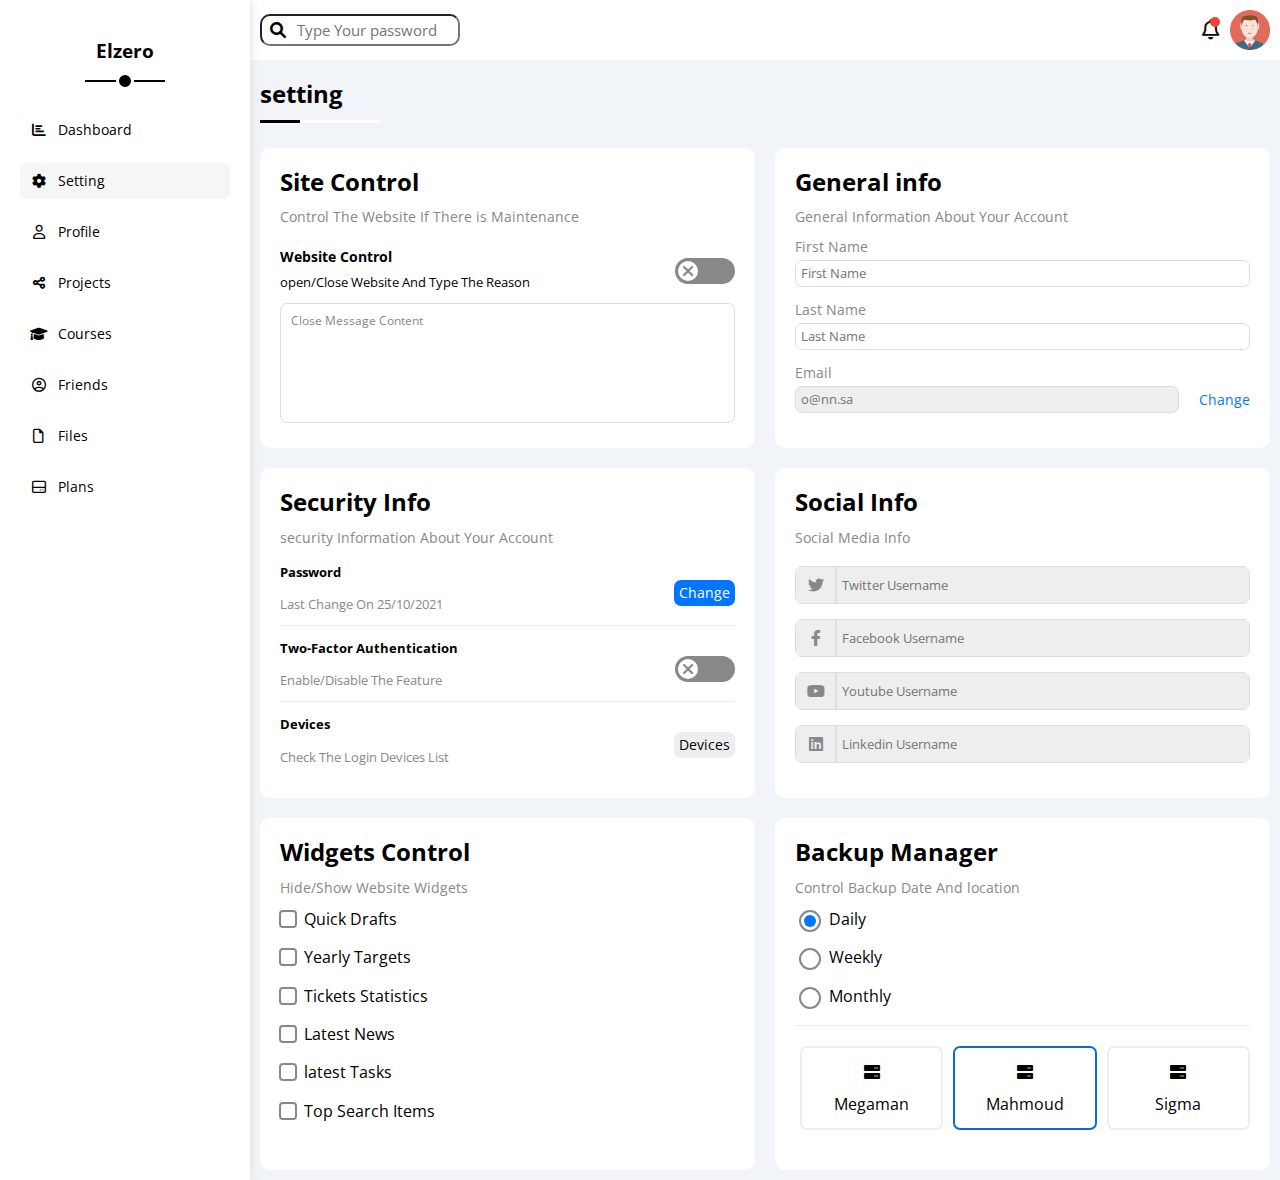
<file: Setting.html>
<!DOCTYPE html>
<html lang="en">
<head>
    <meta charset="UTF-8">
    <meta http-equiv="X-UA-Compatible" content="IE=edge">
    <meta name="viewport" content="width=device-width, initial-scale=1.0">
    <title>Dashboard</title>

    <!-- Normalize file -->
    <link rel="stylesheet" href="css/normalize.css">

    <!-- icon  -->
    <link rel="stylesheet" href="css/all.min.css">

    <!-- google fonts  -->
    <link rel="preconnect" href="https://fonts.googleapis.com">
    <link rel="preconnect" href="https://fonts.gstatic.com" crossorigin>
    <link href="https://fonts.googleapis.com/css2?family=Open+Sans:wght@300;400;500;600;700&display=swap" rel="stylesheet">
    
    <!-- framework file  -->
    <link rel="stylesheet" href="css/framework.css">

    <!-- css file  -->
    <link rel="stylesheet" href="css/Templete 4.css">

</head>
<body>
    <div class="page d-flex">
        <div class="sidebar txt-c bg-white box-shad p-rel p-20 ">
            <h3 class="p-rel">Elzero</h3>
            <ul>
                <li>
                    <a class=" mb-15 p-10  d-flex align-center c-black b-rad7 fs-14" href="index.html">
                        <i class="fa-solid fa-chart-bar fa-fw"></i>
                        <span class= "hide-mobile">Dashboard</span>
                    </a>
                </li>
                <li>
                    <a class="active d-flex mb-15 p-10 align-center c-black b-rad7 fs-14" href="Setting.html">
                        <i class="fa-solid fa-gear fa-fw"></i>
                        <span class= "hide-mobile">Setting</span>
                    </a>
                </li>
                <li>
                    <a class=" d-flex mb-15 p-10 align-center c-black b-rad7 fs-14" href="Profile.html">
                        <i class="fa-regular fa-user fa-fw"></i>
                        <span class= "hide-mobile">Profile</span>
                    </a>
                </li>
                <li>
                    <a class=" d-flex mb-15 p-10 align-center c-black b-rad7 fs-14" href="Projects.html">
                        <i class="fa-solid fa-share-nodes fa-fw"></i>
                        <span class= "hide-mobile">Projects</span>
                    </a>
                </li>
                <li>
                    <a class=" d-flex mb-15 p-10 align-center c-black b-rad7 fs-14" href="Courses.html">
                        <i class="fa-solid fa-graduation-cap fa-fw"></i>
                        <span class= "hide-mobile">Courses</span>
                    </a>
                </li>
                <li>
                    <a class=" d-flex mb-15 p-10 align-center c-black b-rad7 fs-14" href="Friends.html">
                        <i class="fa-regular fa-circle-user fa-fw"></i>
                        <span class= "hide-mobile">Friends</span>
                    </a>
                </li>
                <li>
                    <a class=" d-flex mb-15 p-10 align-center c-black b-rad7 fs-14" href="Files.html">
                        <i class="fa-regular fa-file fa-fw"></i>
                        <span class= "hide-mobile">Files</span>
                    </a>
                </li>
                <li>
                    <a class=" d-flex mb-15 p-10 align-center c-black b-rad7 fs-14" href="Plans.html">
                        <i class="fa-regular fa-hard-drive fa-fw"></i>
                        <span class= "hide-mobile">Plans</span>
                    </a>
                </li>
            </ul>
        </div>
        <div class="content w-full">
            <div class="header p-10 bg-white d-flex flex-com">
                <div class="search p-rel">
                    <i class="fa-solid fa-magnifying-glass"></i>
                    <input type="search" placeholder="Type Your password" class=" searching b-rad10 p-5">
                </div>
                <div class="icons d-flex align-center">
                    <span class="notification p-rel">
                        <i class="fa-regular fa-bell fa-lg"></i>
                    </span>
                    <img src="images/avatar.png" alt="the user picture">
                </div>
            </div>
            <div class="setting p-10">
                <h2 class="p-rel mt-10 h2-line">setting</h2>
                <div class="setting-page">
                    <!-- <label>
                        <input class="check-box" type="checkbox" >
                        <div class="toggle-switch"></div>
                    </label> -->
                    <div class="widgets gap-20 d-grid mt-20">
                        <div class="site-control p-20  bg-white b-rad10 block-mob">
                            <h2 class="m-0">Site Control</h2>
                            <p class="c-gray fs-14">Control The Website If There is Maintenance</p>
                            <div class="container flex-com">
                                <div class="text">
                                    <h4 class="fs-14 mb-10 mt-10">Website Control</h4>
                                    <p class="fs-12 mt-5">open/Close Website And Type The Reason</p>
                                </div>
                                <label>
                                    <input class="check-box" type="checkbox" >
                                    <div class="toggle-switch"></div>
                                </label>
                            </div>
                            <textarea class="textarea b-rad7 d-block p-10" placeholder="Close Message Content"></textarea>
                        </div>
                        <div class="general-info p-20  bg-white b-rad10 block-mob">
                            <h2 class="m-0">General info</h2>
                            <p class="c-gray fs-14">General Information About Your Account</p>
                            <form>
                                <label for="" class="mb-5 d-block fs-14 c-gray">First Name</label>
                                <input type="text" placeholder="First Name" class="d-block mb-15 w-full b-rad7 p-5 fs-13" required>
                                <label for="" class="mb-5 d-block fs-14 c-gray">Last Name</label>
                                <input type="text" placeholder="Last Name" class="d-block mb-15 w-full b-rad7 p-5 fs-13" required>
                                <label for="" class="mb-5 d-block fs-14 c-gray">Email</label>
                                <div class="change-btn flex-com">
                                    <input type="email" placeholder="o@nn.sa" disabled class="d-block mb-15 b-rad7 p-5 fs-13 bg-eee" required >
                                    <p class="c-blue mt-10 fs-14">Change</p>
                                </div>
                            </form>
                        </div>
                        <div class="security p-20  bg-white b-rad10 block-mob">
                            <h2 class="m-0">Security Info</h2>
                            <p class="c-gray fs-14">security Information About Your Account</p>
                            <div class="box-cont flex-com mt-10 mb-10">
                                <div class="text">
                                    <h4 class="mt-5 fs-13">Password</h4>
                                    <p class="mt-10 fs-13 c-gray">Last Change On 25/10/2021</p>
                                </div>
                                <span class="d-block bg-blue c-white fs-14 w-fit p-5 b-rad7"> Change</span>
                            </div>
                            <div class="box-cont flex-com mt-10 mb-10">
                                <div class="text">
                                    <h4 class="mt-5 fs-13">Two-Factor Authentication</h4>
                                    <p class="mt-10 fs-13 c-gray">Enable/Disable The Feature</p>
                                </div>
                                <label>
                                    <input class="check-box" type="checkbox" >
                                    <div class="toggle-switch"></div>
                                </label>
                            </div>
                            <div class="box-cont flex-com mt-10">
                                <div class="text">
                                    <h4 class="mt-5 fs-13">Devices</h4>
                                    <p class="mt-10 fs-13 c-gray">Check The Login Devices List</p>
                                </div>
                                <span class="d-block bg-eee fs-14 w-fit p-5 b-rad7"> Devices</span>
                            </div>
                        </div>
                        <div class="social-med p-20  bg-white b-rad10 block-mob">
                            <h2 class="m-0">Social Info</h2>
                            <p class="c-gray fs-14">Social Media Info</p>
                            <div class="container mb-15 mt-20">
                                <div class="box b-rad7 d-flex">
                                    <i class="fa-brands fa-twitter  bg-eee fa-f  c-gray center-flex border-ddd bg-eee"></i>
                                    <input type="text" placeholder="Twitter Username" class="twitter p-5 c-gray w-full fs-13 border-ddd bg-eee">
                                </div>
                            </div>
                            <div class="container mb-15">
                                <div class="box b-rad7 d-flex">
                                    <i class="fa-brands fa-facebook-f  bg-eee fa-f  c-gray center-flex border-ddd bg-eee"></i>
                                    <input type="text" placeholder="Facebook Username" class="twitter p-5 c-gray w-full fs-13 border-ddd bg-eee">
                                </div>
                            </div>
                            <div class="container mb-15">
                                <div class="box b-rad7 d-flex">
                                    <i class="fa-brands fa-youtube  bg-eee fa-f  c-gray center-flex border-ddd bg-eee"></i>
                                    <input type="text" placeholder="Youtube Username" class="twitter p-5 c-gray w-full fs-13 border-ddd bg-eee">
                                </div>
                            </div>
                            <div class="container mb-15">
                                <div class="box b-rad7 d-flex">
                                    <i class="fa-brands fa-linkedin  bg-eee fa-f  c-gray center-flex border-ddd bg-eee"></i>
                                    <input type="text" placeholder="Linkedin Username" class="twitter p-5 c-gray w-full fs-13 border-ddd bg-eee">
                                </div>
                            </div>
                        </div>
                        <div class="control p-20  bg-white b-rad10 block-mob">
                            <h2 class="m-0">Widgets Control</h2>
                            <p class="c-gray fs-14">Hide/Show Website Widgets</p>
                            <div class="cont">
                                <div class="mb-20">
                                    <input type="checkbox" id="drafts" class="">
                                    <label for="drafts" class="ml-20"> Quick Drafts</label>
                                </div>
                                <div class="mb-20">
                                    <input type="checkbox" id="Targets" class="">
                                    <label for="Targets" class="ml-20"> Yearly Targets</label>
                                </div>
                                <div class="mb-20">
                                    <input type="checkbox" id="Statistics" class="">
                                    <label for="Statistics" class="ml-20"> Tickets Statistics</label>
                                </div>
                                <div class="mb-20">
                                    <input type="checkbox" id="News" class="">
                                    <label for="News" class="ml-20"> Latest News</label>
                                </div>
                                <div class="mb-20">
                                    <input type="checkbox" id="Tasks" class="">
                                    <label for="Tasks" class="ml-20"> latest Tasks</label>
                                </div>
                                <div class="mb-20">
                                    <input type="checkbox" id="Search" class="">
                                    <label for="Search" class="ml-20"> Top Search Items</label>
                                </div>
                            </div>
                        </div>
                        <div class="manager p-20  bg-white b-rad10 block-mob">
                            <h2 class="m-0">Backup Manager</h2>
                            <p class="c-gray fs-14">Control Backup Date And location</p>
                            <div class="box-check">
                                <div class="mb-20">
                                    <input type="radio" name="date" id="daily" checked>
                                    <label for="daily">Daily</label>
                                </div>
                                <div class="mb-20">
                                    <input type="radio" name="date" id="weekly">
                                    <label for="weekly">Weekly</label>
                                </div>
                                <div class="mb-20">
                                    <input type="radio" name="date" id="monthly">
                                    <label for="monthly">Monthly</label>
                                </div>
                            </div>
                            <div class="services flex-com mt-20 gap-5">
                                <input type="radio" name="serv" id="Megaman">
                                <div class="service txt-c p-15 w-full">
                                    <i class="fa-solid fa-server mb-15"></i>
                                    <label for="Megaman" class="d-block">Megaman</label>
                                </div>
                                <input type="radio" name="serv" checked id="Mahmoud">
                                <div class="service txt-c p-15 w-full">
                                    <i class="fa-solid fa-server mb-15"></i>
                                    <label for="Mahmoud" class="d-block">Mahmoud</label>
                                </div>
                                <input type="radio" name="serv" id="Sigma">
                                <div class="service txt-c p-15 w-full">
                                    <i class="fa-solid fa-server mb-15"></i>
                                    <label for="Sigma" class="d-block">Sigma</label>
                                </div>
                            </div>
                        </div>
                    </div>
                </div>
            </div>
        </div>
    </div>
</body>
</html>
</file>
<file: css/framework.css>
:root {
    --blue-color : #0075ff;
    --blue--alt-color : #0d69d5;
    --orange-color : #f59e0b;
    --green-color : #22c55e;
    --red-color : #f44336;
    --grey-color : #888;
    --grey-ddd-color : #ddd;
}
/* -----------------------------------start component  */
.flex-com {
    display: flex;
    justify-content: space-between;
    align-items: center;
}
.center-flex {
    display: flex;
    justify-content: center;
    align-items: center;
}
.btn-shape {
    padding: 4px 10px;
    border-radius: 6px;
    -webkit-border-radius: 6px;
    -moz-border-radius: 6px;
    -ms-border-radius: 6px;
    -o-border-radius: 6px;
    cursor: pointer;
}
/* start toggle switch  */
.check-box {
    --webkit-appearance: none;
    appearance: none;
    display: none;
}
.toggle-switch {
    width: 60px;
    height: 26px;
    background-color: #888;
    border-radius: 16px;
    position: relative;
    transition: .5s;
    -webkit-transition: .5s;
    -moz-transition: .5s;
    -ms-transition: .5s;
    -o-transition: .5s;
    cursor: pointer;
}
.toggle-switch::before {
    font-family: "Font Awesome 6 Free";
    content: "\f00d";
    position: absolute;
    font-weight: 900;
    width: 20px;
    height: 20px;
    border-radius: 50%;
    background-color: white;
    top: 3px;
    left: 3px;
    display: flex;
    align-items: center;
    justify-content: center;
    color: #888;
    transition: .5s;
    -webkit-transition: .5s;
    -moz-transition: .5s;
    -ms-transition: .5s;
    -o-transition: .5s;
}
.check-box:checked + .toggle-switch {
    background-color: var(--green-color);
}
.check-box:checked + .toggle-switch::before {
    content: "\f00c";
    color: var(--green-color);
    transform: translateX(35px);
    -webkit-transform: translateX(34px);
    -moz-transform: translateX(35px);
    -ms-transform: translateX(35px);
    -o-transform: translateX(35px);
}
/* end toggle switch  */
/* h2 line  */
.h2-line::before,
.h2-line::after {
    content: "";
    position: absolute;
    height: 3px;
    bottom: -15px;
    left: 0;
}
.h2-line::before {
    background-color: white;
    width: 120px;
}
.h2-line::after {
    background-color: black;
    width: 40px;
}
/* start vip com */
.vip {
    position: relative;
}
.vip::after {
    content: "VIP";
    position: absolute;
    font-weight: bolder;
    font-size: 30px;
    right: 0;
    bottom: 30px;
    animation: flash 1s linear infinite;
    -webkit-animation: mo 1.5s linear infinite;
}
@keyframes mo {
    0% {
        color: white;
}
    100% {
        color: rgb(245 158 11 /.3);
}
}
/* end vip com */
/* -----------------------------------end component  */
/* -----------------------------------start box properities  */
.d-block {
    display: block;
}
.d-flex {
    display: flex;
}
.d-grid {
    display: grid;
}
.gap-20 {
    gap: 20px;
}
.gap-10 {
    gap: 10px;
}
.gap-5 {
    gap: 5px;
}
.align-center {
    align-items: center;
}
.just-c {
    justify-content: center;
}
.just-space-b {
    justify-content: space-between;
}
.txt-c {
    text-align: center;
}
.box-shad {
    box-shadow: 0 0 10px #ddd ;
}
.w-full {
    width: 100%;
}
.w-fit {
    width: fit-content;
}
.flex-wrap {
    flex-wrap: wrap;
}
.over-f {
    overflow: hidden;
}
/* -----------------------------------end box properities  */
/* -----------------------------------start padding ,margin  */
.p-20 {
    padding: 20px;
}
.p-10 {
    padding: 10px;
}
.p-15 {
    padding: 15px;
}
.p-5 {
    padding: 5px;
}
.m-0 {
    margin: 0;
}
.mt-0 {
    margin-top: 0;
}
.mb-0 {
    margin-bottom: 0;
}
.mr-0 {
    margin-right: 0;
}
.ml-0 {
    margin-left: 0;
}
.mt-5 {
    margin-top: 5px;
}
.mb-5 {
    margin-bottom: 5px;
}
.m-10 {
    margin: 10px;
}
.mt-10 {
    margin-top: 10px;
}
.mb-10 {
    margin-bottom: 10px;
}
.ml-10 {
    margin-left: 10px;
}
.mr-10 {
    margin-right: 10px;
}
.mt-15 {
    margin-top: 15px;
}
.mb-15 {
    margin-bottom: 15px;
}
.ml-15 {
    margin-left: 15px;
}
.m-20 {
    margin: 20px;
}
.mt-20 {
    margin-top: 20px;
}
.mb-20 {
    margin-bottom: 20px;
}
.ml-20 {
    margin-left: 20px;
}
.m-auto {
    margin: auto;
}
/* -----------------------------------end padding ,margin  */
/* -----------------------------------start colors  */
.bg-white {
    background-color: white;
}
.bg-eee {
    background-color: #eee;
}
.bg-blue {
    background-color: var(--blue-color);
}
.bg-grey {
    background-color: var(--grey-ddd-color);
}
.bg-orange {
    background-color: var(--orange-color);
}
.bg-green {
    background-color: var(--green-color);
}
.bg-red {
    background-color: var(--red-color);
}
.c-black {
    color: black;
}
.c-gray {
    color: var(--grey-color);
}
.c-white {
    color: white;
}
.c-blue {
    color: var(--blue-color);
}
.c-orange {
    color: var(--orange-color);
}
.c-green {
    color: var(--green-color);
}
.c-red {
    color: var(--red-color);
}
/* -----------------------------------end colors  */
/* -----------------------------------start position */
.p-rel {
    position: relative;
}
.p-abs {
    position: absolute;
}
/* -----------------------------------end position */
/* -----------------------------------start border  */
.border-1 {
    border: 1px solid black;
}
.border-ddd {
    border: 1px solid #ddd;
}
.border-3-w {
    border: 3px solid white;
}
.b-rad10 {
    border-radius: 10px;
    -webkit-border-radius: 10px;
    -moz-border-radius: 10px;
    -ms-border-radius: 10px;
    -o-border-radius: 10px;
}
.b-rad7 {
    border-radius: 7px;
    -webkit-border-radius: 7px;
    -moz-border-radius: 7px;
    -ms-border-radius: 7px;
    -o-border-radius: 7px;
}
/* -----------------------------------end border  */
/* -----------------------------------start font  */
.fs-14 {
    font-size: 14px;
}
.fs-13 {
    font-size: 13px;
}
.fs-12 {
    font-size: 13px;
}
.fs-11 {
    font-size: 11px;
}
.fs-10 {
    font-size: 10px;
}
.bold-fw {
    font-weight: bold;
}
/* -----------------------------------end font  */
/* -----------------------------------start medias  */
@media (max-width: 767px) {
    .hide-mobile {
        display: none;
    }
    .txt-c-mob {
        text-align: center;
    }
    .block-mob {
        display: block;
    }
    .flex-column {
        flex-direction: column;
    }
    .flex-column-r {
        flex-direction: column-reverse;
    }
}
/* -----------------------------------end medias  */
</file>
<file: css/Templete 4.css>
:root {
    --blue-color : #0075ff;
    --blue--alt-color : #0d69d5;
    --orange-color : #f59e0b;
    --green-color : #22c55e;
    --red-color : #f44336;
    --grey-color : #888;
}
* {
    box-sizing: border-box;
}
*:focus {
    outline: none;
}
body {
    font-family: 'Open Sans', sans-serif;
    margin: 0;
}
::-webkit-scrollbar {
    width: 10px;
}
::-webkit-scrollbar-track {
    background-color: white;
}
::-webkit-scrollbar-thumb {
    background-color: var(--blue-color);
    border-radius: 7px;
    -webkit-border-radius: 7px;
    -moz-border-radius: 7px;
    -ms-border-radius: 7px;
    -o-border-radius: 7px;
}
::-webkit-scrollbar-thumb:hover {
    background-color: var(--blue--alt-color);
}
ul {
    list-style: none;
    padding: 0;
}
a {
    text-decoration: none;
}
.page {
    background-color: #f1f5f9;
    min-height: 100vh;
}
/* start sidebar  */
.sidebar {
    width: 250px; 
}
.sidebar > h3 {
    margin: 20px 50px 50px;
}
.sidebar > h3::before,
.sidebar > h3::after {
    content: "";
    position: absolute; 
    background-color: black;
    left: 50%;
    transform: translateX(-50%);
    -webkit-transform: translateX(-50%);
    -moz-transform: translateX(-50%);
    -ms-transform: translateX(-50%);
    -o-transform: translateX(-50%);

}
.sidebar > h3::before {
    width: 80px;
    height: 2px;
    bottom: -20px;
}
.sidebar > h3::after {
    width: 12px;
    height: 12px;
    border-radius: 50%;
    -webkit-border-radius: 50%;
    -moz-border-radius: 50%;
    -ms-border-radius: 50%;
    -o-border-radius: 50%;
    bottom: -28px;
    border: 3px solid white;
}
.sidebar ul li a {
    transition: .3s;
    -webkit-transition: .3s;
    -moz-transition: .3s;
    -ms-transition: .3s;
    -o-transition: .3s;
}
.sidebar ul li a:hover,
.sidebar ul li a.active {
background-color: #f6f6f6;
}
.sidebar ul li span {
    margin-left: 10px;
}
@media (max-width: 767px) {
    .sidebar {
        width: 60px;
        padding: 10px;
    }
    .sidebar > h3 {
        font-size: 13px;
        margin: 10px 0;
    }
    .sidebar > h3::after ,
    .sidebar > h3::before {
        display: none;
    }
}
/* end sidebar  */
/* ================= start dashboard page================  */
.page >.content {
    max-width: calc(100% - 250px);
}
@media (max-width: 767px) {
    .page >.content {
        max-width: calc(100% - 60px);
    }
}
/* start header  */
.content .header .search i {
    position: absolute;
    top: 50%;
    transform: translateY(-50%);
    -webkit-transform: translateY(-50%);
    -moz-transform: translateY(-50%);
    -ms-transform: translateY(-50%);
    -o-transform: translateY(-50%);
    margin-left: 10px;
}
.content .header .search input {
    padding-left: 35px;
    width: 200px;
    transition: width .7s;
    -webkit-transition: width .7s;
    -moz-transition: width .7s;
    -ms-transition: width .7s;
    -o-transition: width .7s;
}
.content .header .search input:focus {
    width: 220px;
}
.content .header .search input:focus::placeholder {
    opacity: 0;
}
.content .header .search input::placeholder {
    font-size: 15px;
}
.content .header .icons .notification {
    margin-right: 10px;
}
.content .header .icons .notification::after {
    content: "";
    position: absolute;
    background-color: var(--red-color);
    width: 10px;
    height: 10px;
    border-radius: 50%;
    -webkit-border-radius: 50%;
    -moz-border-radius: 50%;
    -ms-border-radius: 50%;
    -o-border-radius: 50%;
    top: -4px;
    right: 0px;
}
.content .header .icons img {
    width: 40px;
}
/* end header  */
/* start dashboard */
.page .content .dashboard .wrapper {
    grid-template-columns: repeat(auto-fill, minmax(350px, 1fr));
    margin-top: 40px;
}
.page .content .dashboard .wrapper >div {
    overflow: hidden;
}
@media (max-width: 767px) {
    .page .content .dashboard .wrapper {
        grid-template-columns: repeat(auto-fill, minmax(270px, 1fr));
    }
}
/* end dashboard */
/* start welcome */
.content .dashboard .wrapper .welcome .intro img {
    width: 200px;
}
.content .dashboard .wrapper .welcome p {
    margin-top: 10px;
}
.content .dashboard .wrapper .welcome >img {
    width: 65px;
    height: 65px;
    border-radius: 50%;
    -webkit-border-radius: 50%;
    -moz-border-radius: 50%;
    -ms-border-radius: 50%;
    -o-border-radius: 50%;
    margin-left: 20px;
    margin-top: -35px;
}
.content .dashboard .wrapper .welcome .body .info {
    border-top: 1px solid #eee;
    border-bottom: 1px solid #eee;
    margin-top: 10px;
}
@media (max-width: 767px) {
    .content .dashboard .wrapper .welcome .body .info > div:not(:last-child) {
        margin-bottom: 20px;
    }
}
.content .dashboard .wrapper .welcome .body .visit {
    margin: 10px 20px 10px auto;
}
/* end welcome */
/* start draft  */
.content .dashboard .wrapper .draft p {
    margin-top: 10px;
}
.content .dashboard .wrapper .draft .title,
.content .dashboard .wrapper .draft .thought {
    border: none;
    margin-bottom: 15px;
    width: 100%;
    resize: none;
}
.content .dashboard .wrapper .draft .title::placeholder,
.content .dashboard .wrapper .draft .thought::placeholder {
    font-size: 10px;
}
.content .dashboard .wrapper .draft .thought {
    min-height: 120px;
    max-height: 120px;
    max-width: 100%;
    min-width: 100%;
}
.content .dashboard .wrapper .draft .save {
    margin: 10px 0px 0px auto;
    border: none;
}
/* end draft  */
/* start target  */
.target .target-row .icon {
    width: 80px;
    height: 80px;
    margin-right: 15px;
    font-size: 20px;
}
.blue .icon ,
.blue .details .prog {
    background-color: rgb(0 117 255/20%);
}
.orange .icon ,
.orange .details .prog {
    background-color: rgb(245 158 11/20%);
}
.green .icon ,
.green .details .prog {
    background-color: rgb(34 197 94/20%);
}
.target .target-row .details {
    flex: 1;
}
.target .target-row .details .prog {
    height: 4px;
}
.target .target-row .details .prog >span{
    height: 4px;
}
.target .target-row .details .prog >span span {
    padding: 3px 5px;
    color: white;
    border-radius: 6px;
    -webkit-border-radius: 6px;
    -moz-border-radius: 6px;
    -ms-border-radius: 6px;
    -o-border-radius: 6px;
    position: absolute;
    bottom: 15px;
    right: -17px;
}
.target .target-row .details .prog >span span::after {
    content: "";
    position: absolute;
    border: 5px solid transparent;
    bottom: -10px;
    left: 50%;
    transform: translateX(-50%);
}
.target .blue .details .prog >span span::after {
    border-top-color: var(--blue-color);
}
.target .orange .details .prog > span span::after {
    border-top-color: var(--orange-color);
}
.target .green .details .prog > span span::after {
    border-top-color: var(--green-color);
}
@media (max-width: 767px) {
    .target .target-row .details {
        text-align: start;
    }
}
/* end target  */ 
/* start ticket */
.ticket .cards {
    grid-template-columns: repeat(auto-fill,minmax(150px,1fr));
}
/* end ticket */
/* start news */
.news .box:not(:last-child) {
    border-bottom: 1px solid #eee;
    padding: 15px 0;
}
.news .box img {
    width: 100px;
    margin-right: 15px;
}
@media (max-width: 767px) {
    .news .box img {
        width: 150px;
        margin: auto;
        margin-bottom: 20px;
    }
}
.news .box .lable {
    margin-left: auto;
    margin: 20px 0 20px auto;
}
/* end news */
/* start tasks */
.tasks .content .box:not(:last-child) {
    border-bottom: 1px solid #eee;
}
.tasks .content :nth-child(4) .text h4,
.tasks .content :nth-child(4) .text p {
    text-decoration: line-through;
}
.tasks .content :nth-child(4)::after {
    content: "";
    position: absolute;
    width: 100%;
    height: 100%;
    top: 0;
    left: 0;
    background-color: rgb(255 255 255 /.5);
}
/* end tasks */
/* start search  */
.search .body div {
    padding: 5px 10px;
}
/* end search  */
/* start upload  */
.upload .content .body img {
    width: 40px;
    margin-right: 10px;
}
.upload .content .body .text {
    flex: 1;
}
.upload .content .body .text div {
    padding: 5px 10px;
}
/* end upload  */
/* start current  */
.current .content .list li::after {
    content: "";
    position: absolute;
    width: 19px;
    height: 19px;
    border-radius: 50%;
    -webkit-border-radius: 50%;
    -moz-border-radius: 50%;
    -ms-border-radius: 50%;
    -o-border-radius: 50%;
    background-color: white;
    outline: 3px solid var(--blue-color);
    border: 2px solid white;
    left: -41px;
    top: -5px;
}
.current .content .list li.done::after {
    background-color: var(--blue-color);
    z-index: 1;
}
.current .content .list li.not::after {
    z-index: 1;
    animation: flash .8s infinite linear;
    -webkit-animation: flash .8s infinite linear;
}
@keyframes flash {
    from {
        background-color: var(--blue-color);
    }
    to {
        background-color: white;
    }
}
.current .content .list::before {
    content: "";
    position: absolute;
    width: 2px;
    height: 100%;
    left: 10px;
    top: 0;
    background-color: var(--blue-color);
}
.current .content ul li {
    margin-left: 40px;
}
.current img {
    width: 160px;
    position: absolute;
    right: 0;
    bottom: 0;
    opacity: .1;
}
/* end current  */
/* start reminder */
.reminder .box .spot div {
    width: 16px;
    height: 16px;
    border-radius: 50%;
    -webkit-border-radius: 50%;
    -moz-border-radius: 50%;
    -ms-border-radius: 50%;
    -o-border-radius: 50%;
    margin-right: 20px;
}
.reminder .box .words {
    padding-left: 20px;
}
.reminder .box .blue {
    border-left: 3px solid var(--blue-color);
}
.reminder .box .green {
    border-left: 3px solid var(--green-color);
}
.reminder .box .orange {
    border-left: 3px solid var(--orange-color);
}
.reminder .box .red {
    border-left: 3px solid var(--red-color);
}
/* end reminder */
/* start post  */
.post .person {
    padding-bottom: 20px;
}
.post .person img {
    width: 40px;
    height: 40px;
    margin-right: 20px;
}
.post .para {
    padding: 40px 0;
    border-top: 1px solid #ddd;
    border-bottom: 1px solid #ddd;
    line-height: 2;
}
.post .icon {
    padding: 20px 0 10px 0;
} 
/* end post  */
/* start media  */
.media .box {
    padding-left: 70px;
    margin-bottom: 20px;
}
.media .twitter  {
    background-color: rgb(29 161 242 / 20%);
    color: #1da1f2;
}
.media .twitter i , 
.media .twitter a {
    background-color: #1da1f2;
}
.media .facebook  {
    background-color: rgb(24 119 242 / 20%);
    color: #1877f2;
}
.media .facebook i , 
.media .facebook a {
    background-color: #1877f2;
}
.media .youtube  {
    background-color: rgb(255 0 0 / 20%);
    color: #ff0000;
}
.media .youtube i , 
.media .youtube a {
    background-color: #ff0000;
}
.media .linkedin  {
    background-color: rgb(0 119 181 / 20%);
    color: #0077b5;
}
.media .linkedin i , 
.media .linkedin a {
    background-color: #0077b5;
}
.media .box i  {
    position: absolute;
    left: 0;
    height: 100%;
    width: 50px;
    transition: .5s;
    -webkit-transition: .5s;
    -moz-transition: .5s;
    -ms-transition: .5s;
    -o-transition: .5s;
}
.media .box i:hover {
    transform: scale(1.07);
    -webkit-transform: scale(1.07);
    -moz-transform: scale(1.07);
    -ms-transform: scale(1.07);
    -o-transform: scale(1.07);
}
.media .box a {
    margin-right: 10px;
}
/* end media  */
/* start projects  */
.projects .box-table{
    overflow-x: auto;
}
.projects .box-table::-webkit-scrollbar {
    height: 10px;
}
.projects table {
    min-width: 1000px;
    border-spacing: 0;
}
.projects .box-table table thead td {
    padding: 15px;
    font-weight: bold;
    font-size: 16px;
}
.projects .box-table table tbody tr td {
    padding: 15px;
    border-bottom: 1px solid #eee;
    border-left: 1px solid #eee;
    transition: .3s;
    -webkit-transition: .3s;
    -moz-transition: .3s;
    -ms-transition: .3s;
    -o-transition: .3s;
}
.projects .box-table table tbody tr td:last-child {
    border-right: 1px solid #eee;
}
.projects .box-table table tbody tr:hover td {
    background-color: #faf7f7;
}
.projects .box-table table tbody tr td img {
    width: 32px;
    height: 32px;
    border-radius: 50%;
    -webkit-border-radius: 50%;
    -moz-border-radius: 50%;
    -ms-border-radius: 50%;
    -o-border-radius: 50%;
    border: 3px solid white;
}
.projects .box-table table tbody tr td img:not(:first-child) {
    margin-left: -20px;
}
/* end projects  */
/* ================= end dashboard page================  */
/* ================= start setting page================  */
.page .content .setting .setting-page {
    margin-top: 40px;
}
.page .content .setting .setting-page .widgets {
    grid-template-columns: repeat(auto-fill,minmax(350px,1fr));
}
@media (max-width: 767px) {
    .page .content .setting .setting-page .widgets {
        grid-template-columns: repeat(auto-fill,minmax(270px,1fr));
    }
}
/* start control  */
.widgets >div .textarea {
    width: 100%;
    min-height: 120px;
    border: 1px solid #ddd;
    resize: none;
}
.widgets >div .textarea::placeholder {
    color: #888;
    font-size: 12px;
}
/* end control  */
/* start general info  */
.general-info form input {
    border: 1px solid #ddd;
}
.general-info form .change-btn p {
    cursor: pointer;
    margin-top: 0px;
}
.general-info form input[type="email"] {
    width: 100%;
    margin-right: 20px;
    cursor: no-drop;
}
/* end general info  */
/* start security  */
.security .box-cont:not(:last-child) {
    border-bottom: 1px solid #eee;
}
/* end security  */
/* start social  */
.social-med .container .box {
    overflow: hidden;
}
.social-med .container .box i {
    padding: 10px;
    width: 43px;
}
.social-med .container .box:focus-within i {
    color: black;
}
/* end social  */
/* start control  */
.control .cont input {
    --webkit-appearance: none;
    appearance: none;
}
.control .cont label {
    position: relative;
    cursor: pointer;
}
.control .cont label::before {
    content: "";
    position: absolute;
    width: 14px;
    height: 14px;
    border: 2px solid var(--grey-color);
    border-radius: 4px;
    left: -25px;
    -webkit-border-radius: 4px;
    -moz-border-radius: 4px;
    -ms-border-radius: 4px;
    -o-border-radius: 4px;
}
.control .cont label::after {
    font-family: "Font Awesome 6 Free";
    content: "\f00c";
    position: absolute;
    font-weight: bold;
    left: -23px;
    background-color: var(--blue-color);
    width: 14px;
    height: 14px;
    border-radius: 2px;
    top: 50%;
    margin-top: -7px;
    font-size: 12px;
    color: white;
    -webkit-border-radius: 2px;
    -moz-border-radius: 2px;
    -ms-border-radius: 2px;
    -o-border-radius: 2px;
    transform: scale(0) rotate(360deg);
    -webkit-transform: scale(0) rotate(360deg);
    -moz-transform: scale(0) rotate(360deg);
    -ms-transform: scale(0) rotate(360deg);
    -o-transform: scale(0) rotate(360deg);
    transition: .3s;
    -webkit-transition: .3s;
    -moz-transition: .3s;
    -ms-transition: .3s;
    -o-transition: .3s;
}
.control .cont input[type="checkbox"]:checked + label::after {
    transform: scale(1);
    -webkit-transform: scale(1);
    -moz-transform: scale(1);
    -ms-transform: scale(1);
    -o-transform: scale(1);
}
.control .cont label:hover:before {
    border: 2px solid var(--blue--alt-color);
}
/* end control  */
/* start manager  */
.manager input[type="radio"] {
    --webkit-appearance: none;
    appearance: none;
}
.manager .box-check label {
    padding-left: 30px;
    position: relative;
    cursor: pointer;
}
.manager .box-check label:hover::before {
    border: 2px solid var(--blue--alt-color);
}
.manager .box-check label::before {
    content: "";
    position: absolute;
    width: 18px;
    height: 18px;
    border: 2px solid var(--grey-color);
    border-radius: 4px;
    left: 0;
    -webkit-border-radius: 50%;
    -moz-border-radius: 4px;
    -ms-border-radius: 4px;
    -o-border-radius: 4px;
}
.manager .box-check label::after {
    content: "";
    position: absolute;
    font-weight: bold;
    background-color: var(--blue-color);
    width: 12px;
    height: 12px;
    left: 5px;
    top: 7px;
    border-radius: 50%;
    -webkit-border-radius: 50%;
    -moz-border-radius: 50%;
    -ms-border-radius: 50%;
    -o-border-radius: 50%;
    transform: scale(1);
    -webkit-transform: scale(0);
    -moz-transform: scale(1);
    -ms-transform: scale(1);
    -o-transform: scale(1);
    transition: .3s;
    -webkit-transition: .3s;
    -moz-transition: .3s;
    -ms-transition: .3s;
    -o-transition: .3s;
}
.manager .box-check input[type="radio"]:checked + label::after {
    transform: scale(1);
    -webkit-transform: scale(1);
    -moz-transform: scale(1);
    -ms-transform: scale(1);
    -o-transform: scale(1);
}
.manager .services {
    margin-top: 20px;
    padding: 20px 0;
    border-top: 1px solid #eee;
}
@media (max-width: 767px) {
    .manager .services {
        flex-direction: column;
    }
}
.manager .services .service {
    border: 2px solid #eee;
    border-radius: 7px;
    cursor: pointer;
    -webkit-border-radius: 7px;
    -moz-border-radius: 7px;
    -ms-border-radius: 7px;
    -o-border-radius: 7px;
    transition: .3s;
    -webkit-transition: .3s;
    -moz-transition: .3s;
    -ms-transition: .3s;
    -o-transition: .3s;
}
.manager .services .service label {
    cursor: pointer;
}
.manager .services input[type="radio"]:checked + .service {
    border-color: var(--blue--alt-color);
}
/* end manager  */
/* ================= end setting page================  */
/* ================= start profile page================  */
/* start profile box  */
.profile .profile-box {
    margin-top: 40px;
}
.profile .profile-box .person {
    width: 25%;
    padding: 10px;
}
.profile .profile-box .person img {
    width: 100px;
}
.profile .profile-box .information {
    flex: 1;
}
.profile .profile-box .information > div:not(:last-child) {
    border-bottom: 1px solid #eee;
}
.profile .profile-box .information > div {
    transition: .3s;
    -webkit-transition: .3s;
    -moz-transition: .3s;
    -ms-transition: .3s;
    -o-transition: .3s;
}
.profile .profile-box .information > div:hover {
    background-color: #faf7f7;
}
@media (max-width:1200px) {
    .profile .profile-box .person {
        width: 40%;
    }
    .profile .profile-box .information div >div {
        flex-direction: column;
        display: block;
    }
}
@media (max-width: 767px) {
    .profile .profile-box .person {
        width: 100%;
        display: flex;
        justify-content: center;
    }
}
.profile .profile-box .information p {
    min-width: 250px;
}
/* end profile box  */
/* start skills  */
.bottom-box .skills {
    flex: 1;
}
.bottom-box .skills .content >div {
    padding: 10px 0;
}
.bottom-box .skills .content >div:not(:last-child) {
    border-bottom: 1px solid #eee;
}
.bottom-box .skills .content .box >div {
    transition: .3s;
    -webkit-transition: .3s;
    -moz-transition: .3s;
    -ms-transition: .3s;
    -o-transition: .3s;
}
.bottom-box .skills .content .box >div:hover {
    background-color: var(--blue-color);
    color: white;
}
/* end skills  */
/* start activities  */
.bottom-box .activities {
    flex: 2;
}
.activities .activity-box {
    padding: 5px 0;
    transition: .3s;
    -webkit-transition: .3s;
    -moz-transition: .3s;
    -ms-transition: .3s;
    -o-transition: .3s;
}
.activities .activity-box:not(:last-child) {
    border-bottom: 1px solid #eee;
}
.activities .activity-box:hover {
    background-color: #faf7f7;
}
.activities .activity-box img {
    width: 60px;
    height: 60px;
}
@media (max-width: 767px) {
    .activities .activity-box .text {
        padding: 10px;
    }
    .activities .activity-box .text .name {
        text-align: left;
        margin-right: 5px;
    }
    .activities .activity-box .time span {
        font-size: 10px;
    }
    .activities .activity-box img {
        width: 35px;
        height: 35px;
        margin: auto;
    }
}
/* end activities  */
/* ================= end profile page================  */
/* ================= start project page================  */
.page .content .projects-p .wrapper {
    grid-template-columns: repeat(auto-fill ,minmax(350px,1fr));
    margin-top: 40px;
}
@media (max-width: 767px) {
    .page .content .projects-p .wrapper {
        grid-template-columns: repeat(auto-fill ,minmax(280px,1fr));
    }
    .page .content .projects-p .wrapper .box .images {
        display: flex;
        justify-content: center;
    }
}
.page .content .projects-p .wrapper .box::after {
    content: "08/10/2022";
    position: absolute;
    font-size: 9px;
    top: 20px;
    right: 20px;
}
.page .content .projects-p .wrapper .box .images img {
    width: 40px;
    height: 40px;
    border-radius: 50%;
    -webkit-border-radius: 50%;
    -moz-border-radius: 50%;
    -ms-border-radius: 50%;
    -o-border-radius: 50%;
    border: 2px solid white;
    position: relative;
}
.page .content .projects-p .wrapper .box .images img:hover {
    z-index: 1000;
}
.projects-p .wrapper .box .images a:not(:first-child) {
    margin-left: -10px;
}
.page .content .projects-p .wrapper .box .hoppy {
    padding: 20px 0;
    justify-content: flex-end;
    border-top: 1px solid #eee;
    border-bottom: 1px solid #eee;
}
.page .content .projects-p .wrapper .box .hoppy >span {
    margin-left: 5px;
}
.page .content .projects-p .wrapper .box .price {
    padding: 20px 0 0 0;
}
.page .content .projects-p .wrapper .box .price .progress {
    width: 75%;
    height: 5px;
}
.projects-p .wrapper .box .price .progress span {
    height: 5px;
}
/* ================= end project page================  */
/* ================= start courses page================  */
.page .content .courses .wrapper {
    grid-template-columns: repeat(auto-fill ,minmax(250px,1fr));
    margin-top: 40px;
}
.page .content .courses .wrapper .box .images :first-child {
    position: absolute;
    width: 50px;
    height: 50px;
    border-radius: 50%;
    -webkit-border-radius: 50%;
    -moz-border-radius: 50%;
    -ms-border-radius: 50%;
    -o-border-radius: 50%;
    border: 2px solid white;
    top: 15px;
    left: 15px;
}
.page .content .courses .wrapper .box .images :nth-child(2) {
    width: 100%;
}
.courses .wrapper .box .text {
    border-bottom: 1px solid #eee;
}
.courses .wrapper .box .text .info {
    position: absolute;
    bottom: -12px;
    left: 50%;
    transform: translateX(-50%);
    -webkit-transform: translateX(-50%);
    -moz-transform: translateX(-50%);
    -ms-transform: translateX(-50%);
    -o-transform: translateX(-50%);
}
/* ================= end courses page================  */
/* ================= start friends page================  */
.page .content .friends .wrapper {
    grid-template-columns: repeat(auto-fill ,minmax(250px,1fr));
    margin-top: 40px;
}
.page .content .friends .wrapper .box::before,
.page .content .friends .wrapper .box::after {
    font-family: "Font Awesome 6 Free";
    position: absolute;
    font-weight: bold;
    width: 30px;
    height: 30px;
    background-color: #eee;
    border-radius: 50%;
    -webkit-border-radius: 50%;
    -moz-border-radius: 50%;
    -ms-border-radius: 50%;
    -o-border-radius: 50%;
    display: flex;
    align-items: center;
    justify-content: center;
    top: 10px;
    cursor: pointer;
}
.page .content .friends .wrapper .box::before{
    content: "\f095";
    left: 10px;
}
.page .content .friends .wrapper .box::after {
    content: "\f0e0";
    left: 45px;
}
.page .content .friends .wrapper .box .details img {
    width: 80px;
    height: 80px;
    border-radius: 50%;
    -webkit-border-radius: 50%;
    -moz-border-radius: 50%;
    -ms-border-radius: 50%;
    -o-border-radius: 50%;
}
.page .content .friends .wrapper .box .info {
    padding: 15px 0;
    text-align: left;
    border-top: 1px solid #eee;
    border-bottom: 1px solid #eee;
}
.page .content .friends .wrapper .box .info :last-child {
    margin-bottom: 0;
}
.page .content .friends .wrapper .box .joined {
    padding: 15px 0 0 0;
}
.friends .wrapper .box .joined .btn :first-child {
    margin-right: 5px;
}
.page .content .friends .wrapper .box .joined .btn span {
    cursor: pointer;
}
/* ================= end friends page================  */
/* ================= start file page================  */
.page .content .file .container {
    margin-top: 40px;
}
.page .content .file .container .wrapper {
    grid-template-columns: repeat(auto-fill ,minmax(240px,1fr));
    flex: 1;
}
.file .container .wrapper .file-box .type img {
    width: 60px;
}
.file .container .wrapper .file-box .type i {
    position: absolute;
    top: 0;
    left: 0;
    color: var(--grey-color);
}
.file .container .wrapper .file-box .date {
    padding: 10px 0 0 0;
    border-top: 1px solid #eee;
}
.file .container .stat {
    min-width: 20%;
    height: fit-content;
}
.file .container .stat .stat-box >div {
    border: 1px solid #eee;
}
.file .container .stat .stat-box >div .text {
    flex: 1;
}
.file .container .stat .stat-box >div .icon {
    width: 40px;
    height: 40px;
}
.file .container .stat .stat-box >div:nth-child(1) .icon {
    background-color: rgb(0 117 255 /20%);
}
.file .container .stat .stat-box >div:nth-child(2) .icon {
    background-color: rgb(34 197 94/20%);
}
.file .container .stat .stat-box >div:nth-child(3) .icon {
    background-color: rgb(244 67 54 /20%);
}
.file .container .stat .stat-box >div:nth-child(4) .icon {
    background-color: rgb(245 158 11/20%);
}
/* ================= end file page================  */
/* ================= start plan page================  */
.page .content .plans .container .wrapper {
    grid-template-columns: repeat(auto-fill ,minmax(290px,1fr));
    margin-top: 40px;
}
.plans .container .wrapper .green-box >.green {
    outline: 5px double var(--green-color);
}
.plans .container .wrapper .green-box >.blue {
    outline: 5px double var(--blue-color);
}
.plans .container .wrapper .green-box >.orange {
    outline: 5px double var(--orange-color);
}
.plans .container .wrapper .green-box .head p {
    font-size: 25px;
}
.plans .container .wrapper .green-box .body .box {
    padding: 5px 0;
    border-bottom: 1px solid #eee;
}
/* ================= end plan page================  */
</file>
